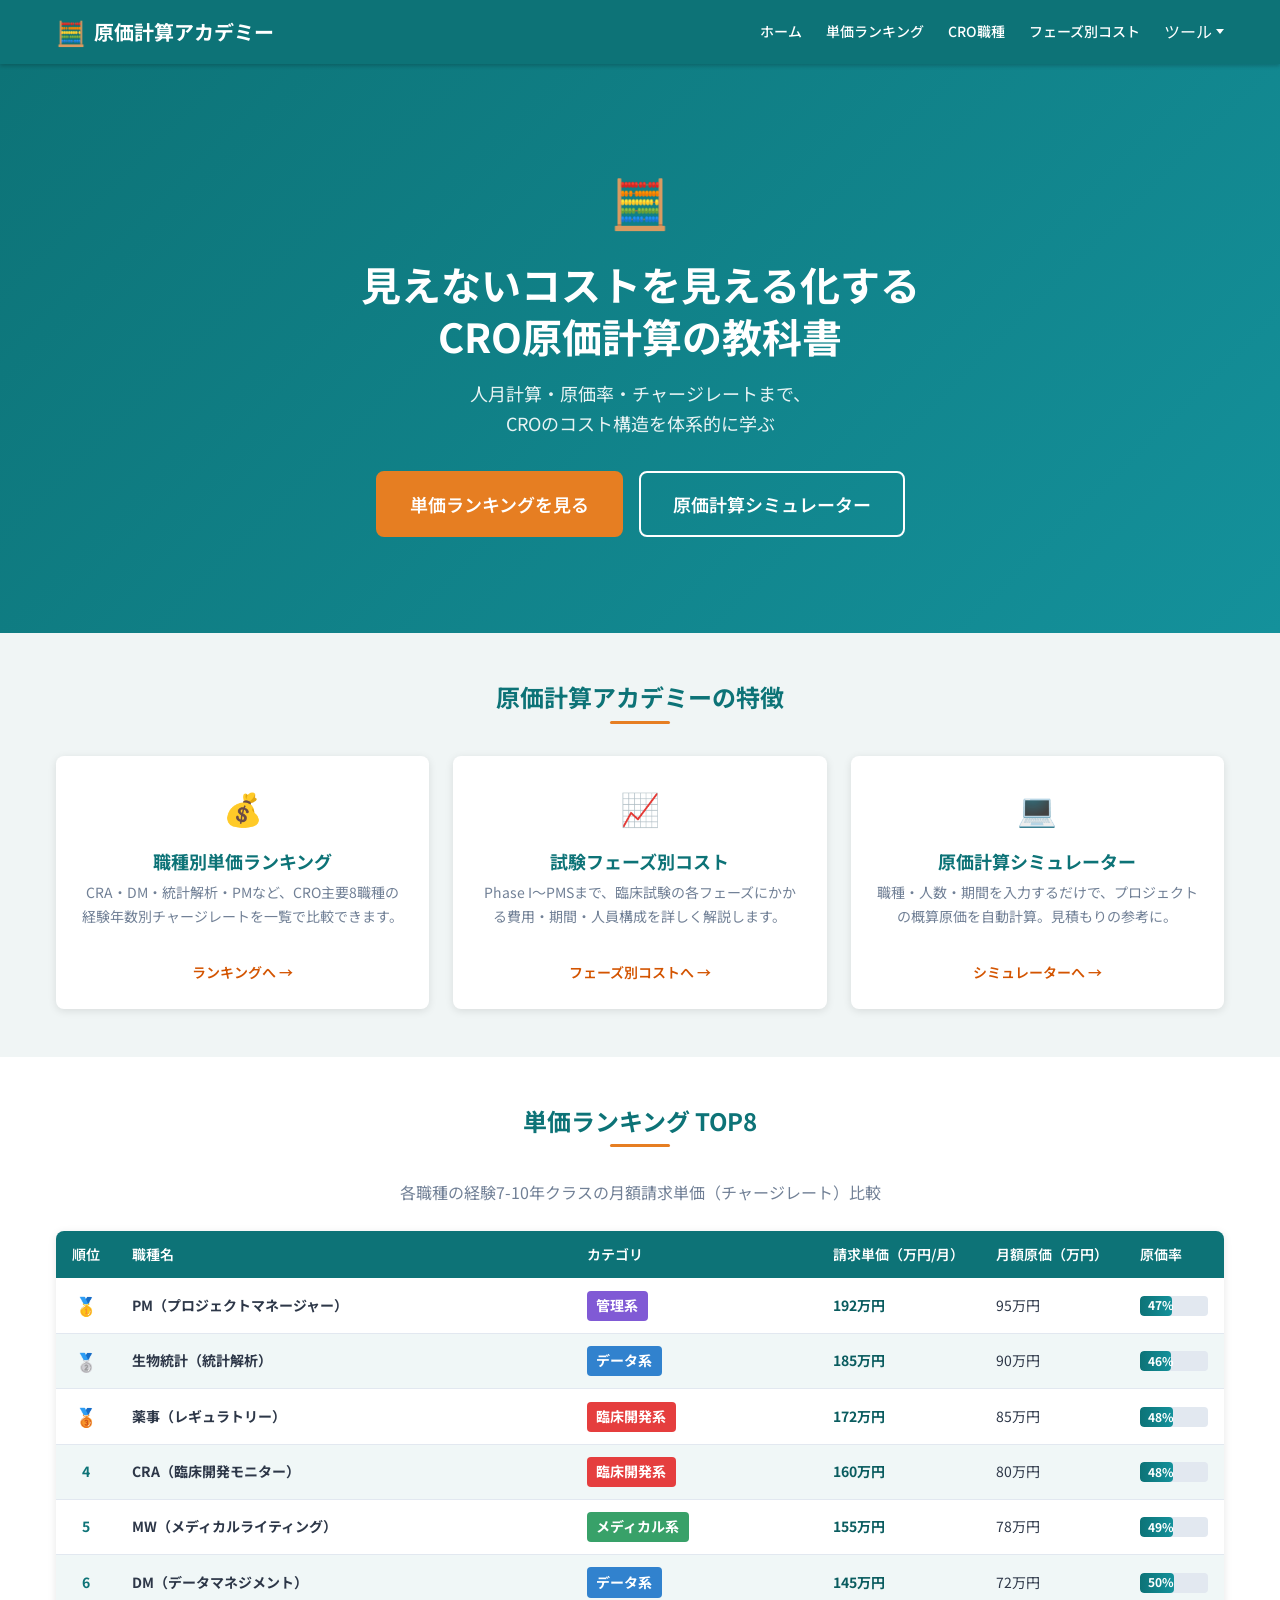
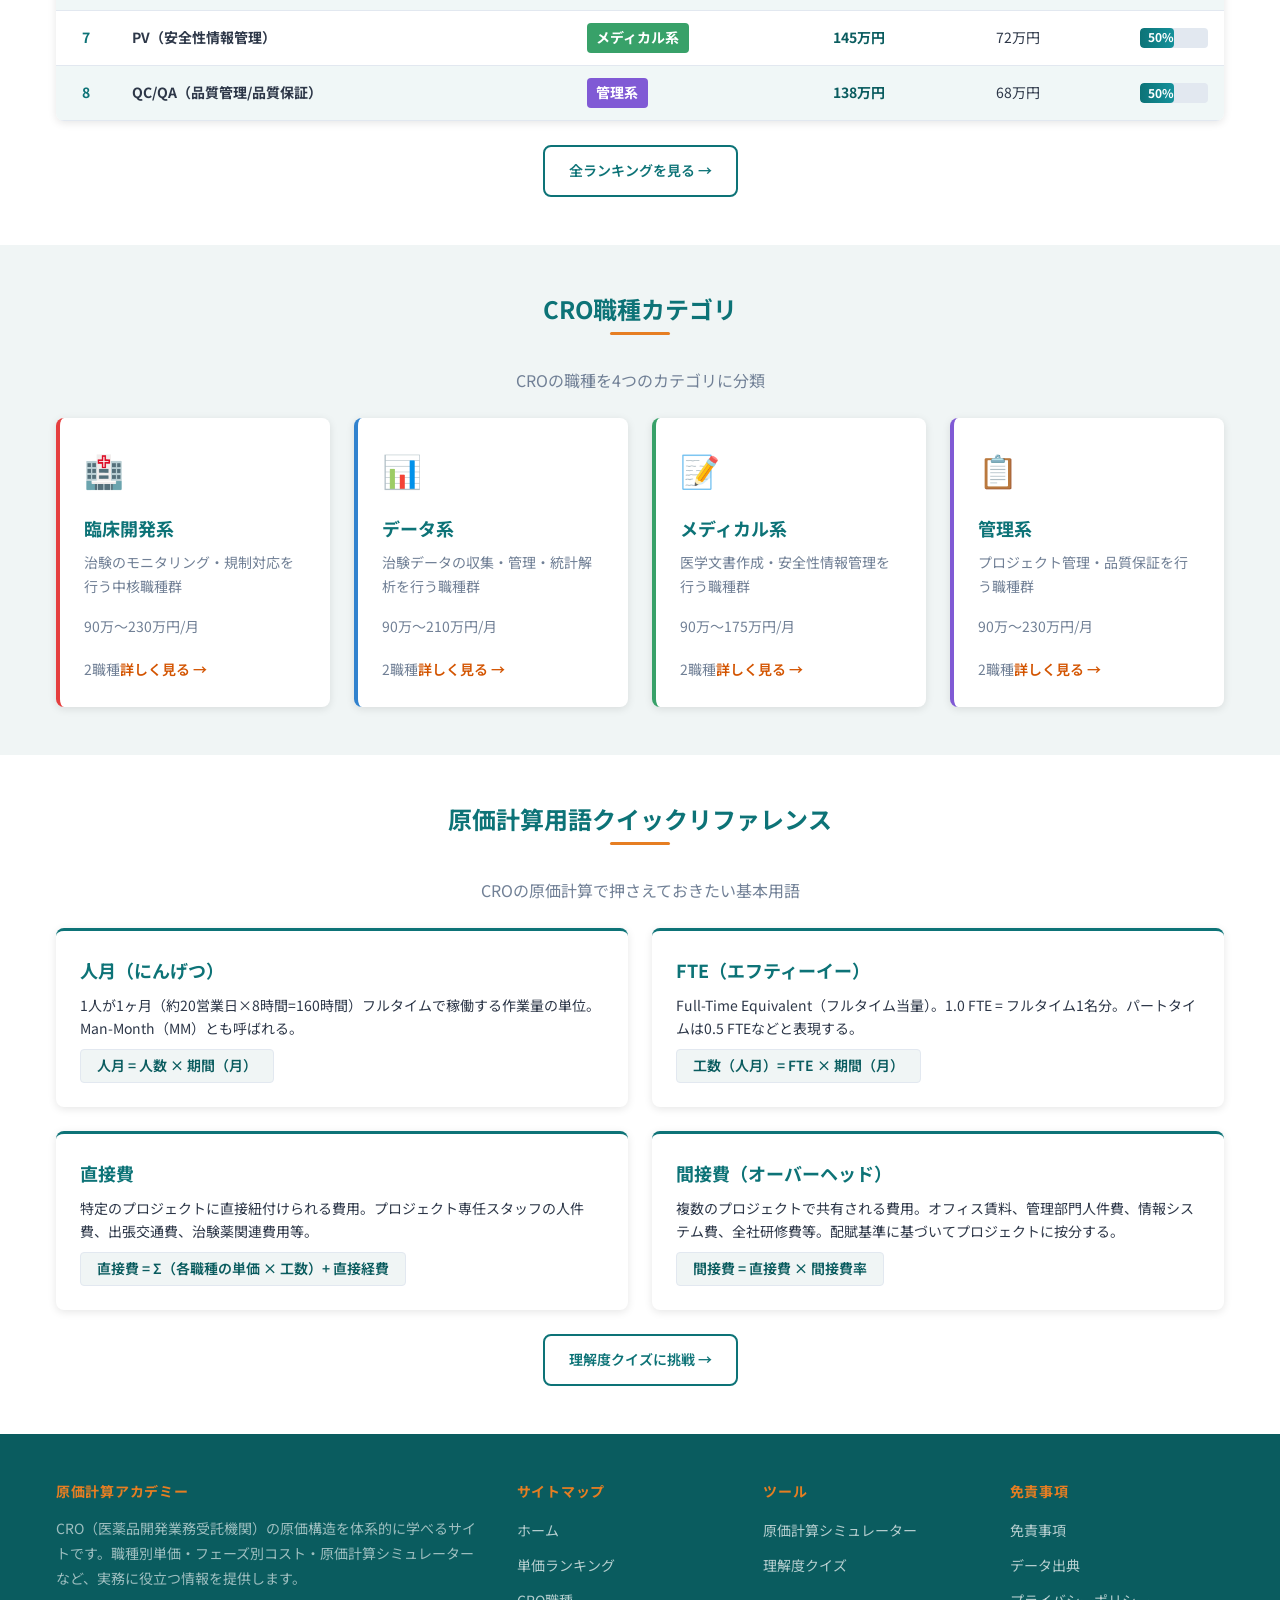
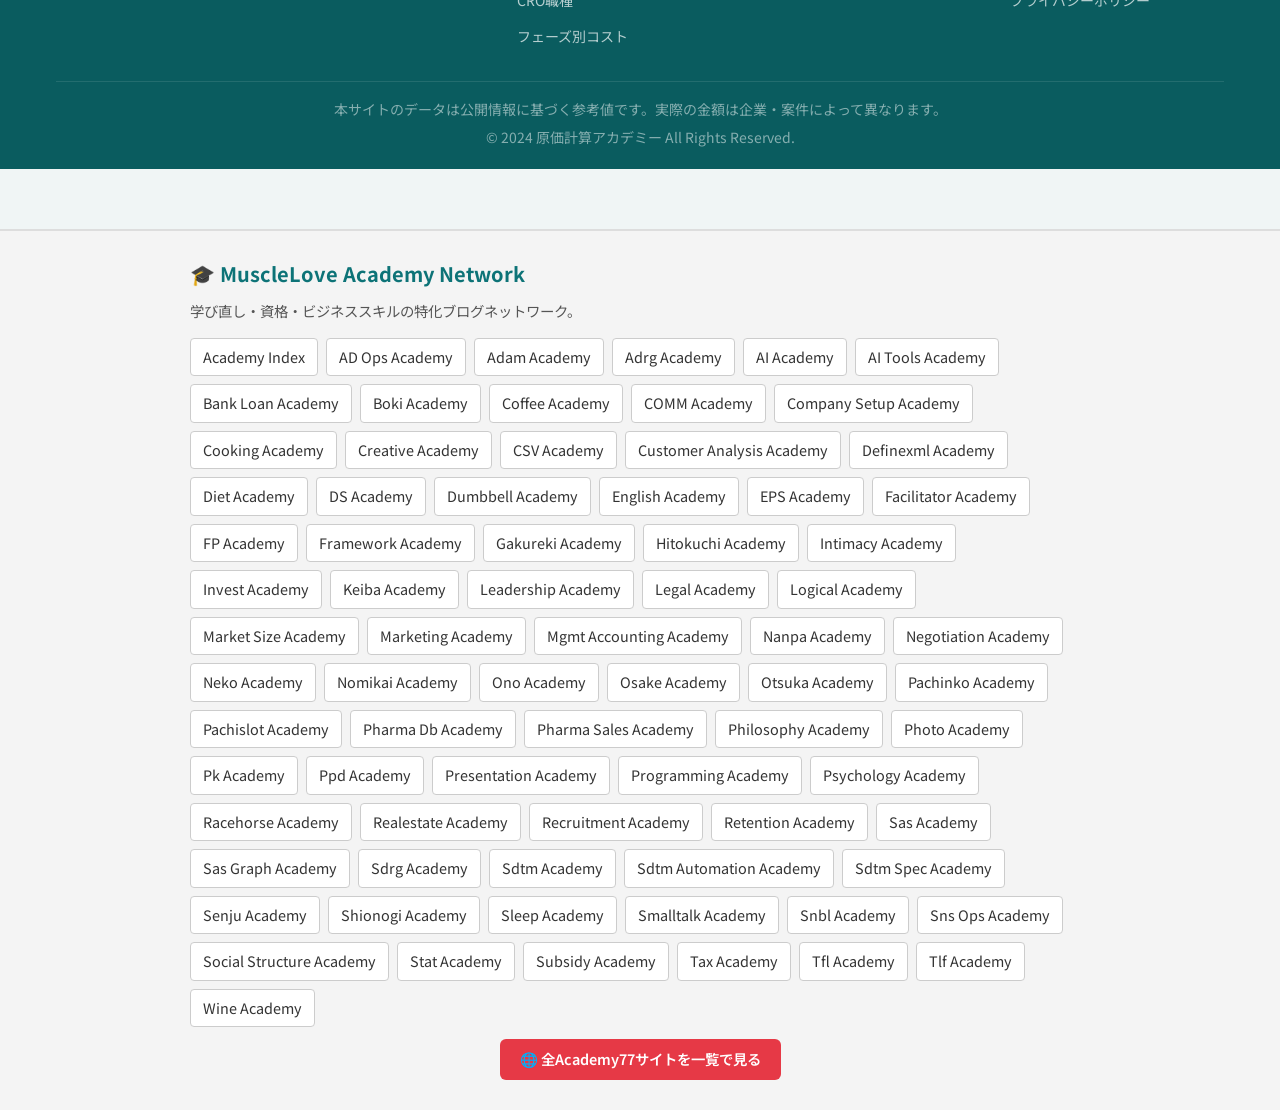
<file: index.html>
<!DOCTYPE html>
<html lang="ja">
<head>
  <meta charset="UTF-8">
  <meta name="viewport" content="width=device-width, initial-scale=1.0">
  <meta name="description" content="原価計算アカデミー - CROの原価構造を体系的に学ぶ。職種別単価ランキング・フェーズ別コスト・原価計算シミュレーターで、見えないコストを見える化。">
    <link rel="canonical" href="https://musclelove-777.github.io/genka-academy/">
    <meta name="robots" content="index,follow">
    <meta property="og:type" content="website">
    <meta property="og:url" content="https://musclelove-777.github.io/genka-academy/">
    <meta property="og:title" content="原価計算アカデミー | CRO原価計算の教科書">
    <meta property="og:description" content="原価計算アカデミー - CROの原価構造を体系的に学ぶ。職種別単価ランキング・フェーズ別コスト・原価計算シミュレーターで、見えないコストを見える化。">
    <meta property="og:locale" content="ja_JP">
    <meta name="twitter:card" content="summary_large_image">
    <meta name="twitter:title" content="原価計算アカデミー | CRO原価計算の教科書">
    <meta name="twitter:description" content="原価計算アカデミー - CROの原価構造を体系的に学ぶ。職種別単価ランキング・フェーズ別コスト・原価計算シミュレーターで、見えないコストを見える化。">
    <script type="application/ld+json">{"@context": "https://schema.org", "@type": "WebSite", "name": "原価計算アカデミー | CRO原価計算の教科書", "url": "https://musclelove-777.github.io/genka-academy/", "description": "原価計算アカデミー - CROの原価構造を体系的に学ぶ。職種別単価ランキング・フェーズ別コスト・原価計算シミュレーターで、見えないコストを見える化。", "inLanguage": "ja"}</script>
  <title>原価計算アカデミー | CRO原価計算の教科書</title>

  <!-- Google Fonts -->
  <link rel="preconnect" href="https://fonts.googleapis.com">
  <link rel="preconnect" href="https://fonts.gstatic.com" crossorigin>
  <link href="https://fonts.googleapis.com/css2?family=Noto+Sans+JP:wght@400;500;700&display=swap" rel="stylesheet">

  <!-- CSS -->
  <link rel="stylesheet" href="css/style.css">
<!-- Google tag (gtag.js) -->
<script async src="https://www.googletagmanager.com/gtag/js?id=G-HJLCFVY5TF"></script>
<script>
  window.dataLayer = window.dataLayer || [];
  function gtag(){dataLayer.push(arguments);}
  gtag('js', new Date());
  gtag('config', 'G-HJLCFVY5TF');
</script>
  <meta property="og:image" content="https://musclelove-777.github.io/genka-academy/og.png">
  <meta property="og:image:width" content="1200">
  <meta property="og:image:height" content="630">
  <meta property="og:image:type" content="image/png">
  <meta name="twitter:image" content="https://musclelove-777.github.io/genka-academy/og.png">
</head>
<body>

  <!-- ========== ヘッダー ========== -->
  <header class="site-header">
    <div class="container header-inner">
      <a href="index.html" class="site-logo">
        <span class="logo-icon">&#x1F9EE;</span>
        <span>原価計算アカデミー</span>
      </a>

      <!-- デスクトップナビ -->
      <nav class="nav-menu" aria-label="メインナビゲーション">
        <a href="index.html">ホーム</a>
        <a href="ranking/index.html">単価ランキング</a>
        <a href="roles/index.html">CRO職種</a>
        <a href="phases/index.html">フェーズ別コスト</a>
        <div class="nav-dropdown" id="nav-dropdown-tools">
          <span class="nav-dropdown-toggle nav-menu-link">ツール</span>
          <div class="nav-dropdown-menu">
            <a href="tools/calculator.html">シミュレーター</a>
            <a href="tools/quiz.html">クイズ</a>
          </div>
        </div>
      </nav>

      <!-- ハンバーガー -->
      <button class="hamburger" id="hamburger" aria-label="メニューを開く" aria-expanded="false">
        <span></span>
        <span></span>
        <span></span>
      </button>
    </div>

    <!-- モバイルメニュー -->
    <nav class="mobile-menu" id="mobile-menu" aria-label="モバイルナビゲーション">
      <a href="index.html">ホーム</a>
      <a href="ranking/index.html">単価ランキング</a>
      <a href="roles/index.html">CRO職種</a>
      <a href="phases/index.html">フェーズ別コスト</a>
      <span class="mobile-submenu-label">ツール</span>
      <div class="mobile-submenu">
        <a href="tools/calculator.html">シミュレーター</a>
        <a href="tools/quiz.html">クイズ</a>
      </div>
    </nav>
  </header>

  <!-- ========== メインコンテンツ ========== -->
  <main>

    <!-- ===== ヒーローセクション ===== -->
    <section class="hero">
      <div class="container">
        <span class="hero-icon" aria-hidden="true">&#x1F9EE;</span>
        <h1>見えないコストを見える化する<br>CRO原価計算の教科書</h1>
        <p class="hero-subtitle">人月計算・原価率・チャージレートまで、<br>CROのコスト構造を体系的に学ぶ</p>
        <div class="hero-buttons">
          <a href="#ranking" class="btn btn-primary btn-lg">単価ランキングを見る</a>
          <a href="tools/calculator.html" class="btn btn-secondary btn-lg">原価計算シミュレーター</a>
        </div>
      </div>
    </section>

    <!-- ===== 特徴カード（3カラム） ===== -->
    <section class="section fade-in">
      <div class="container">
        <h2 class="section-title">原価計算アカデミーの特徴</h2>
        <div class="grid grid-3">

          <div class="card text-center">
            <div class="card-icon">&#x1F4B0;</div>
            <h3 class="card-title">職種別単価ランキング</h3>
            <p class="card-text">CRA・DM・統計解析・PMなど、CRO主要8職種の経験年数別チャージレートを一覧で比較できます。</p>
            <a href="ranking/index.html" class="card-link">ランキングへ &rarr;</a>
          </div>

          <div class="card text-center">
            <div class="card-icon">&#x1F4C8;</div>
            <h3 class="card-title">試験フェーズ別コスト</h3>
            <p class="card-text">Phase I〜PMSまで、臨床試験の各フェーズにかかる費用・期間・人員構成を詳しく解説します。</p>
            <a href="phases/index.html" class="card-link">フェーズ別コストへ &rarr;</a>
          </div>

          <div class="card text-center">
            <div class="card-icon">&#x1F4BB;</div>
            <h3 class="card-title">原価計算シミュレーター</h3>
            <p class="card-text">職種・人数・期間を入力するだけで、プロジェクトの概算原価を自動計算。見積もりの参考に。</p>
            <a href="tools/calculator.html" class="card-link">シミュレーターへ &rarr;</a>
          </div>

        </div>
      </div>
    </section>

    <!-- ===== 単価ランキング TOP8 ===== -->
    <section class="section fade-in" id="ranking" style="background-color: var(--color-white);">
      <div class="container">
        <h2 class="section-title">単価ランキング TOP8</h2>
        <p class="text-center text-light mb-4">各職種の経験7-10年クラスの月額請求単価（チャージレート）比較</p>

        <div class="table-responsive-cards">
          <div class="table-wrapper">
            <table class="data-table">
              <thead>
                <tr>
                  <th style="width:60px;">順位</th>
                  <th>職種名</th>
                  <th>カテゴリ</th>
                  <th style="width:140px;">請求単価（万円/月）</th>
                  <th style="width:140px;">月額原価（万円）</th>
                  <th style="width:100px;">原価率</th>
                </tr>
              </thead>
              <tbody id="top8-body">
                <!-- JS で動的生成 -->
              </tbody>
            </table>
          </div>
        </div>

        <div class="text-center mt-4">
          <a href="ranking/index.html" class="btn btn-outline">全ランキングを見る &rarr;</a>
        </div>
      </div>
    </section>

    <!-- ===== CRO職種カテゴリ ===== -->
    <section class="section fade-in" id="categories">
      <div class="container">
        <h2 class="section-title">CRO職種カテゴリ</h2>
        <p class="text-center text-light mb-4">CROの職種を4つのカテゴリに分類</p>

        <div class="grid grid-4" id="category-cards">
          <!-- JS で動的生成 -->
        </div>
      </div>
    </section>

    <!-- ===== 原価計算用語クイックリファレンス ===== -->
    <section class="section fade-in" id="terms" style="background-color: var(--color-white);">
      <div class="container">
        <h2 class="section-title">原価計算用語クイックリファレンス</h2>
        <p class="text-center text-light mb-4">CROの原価計算で押さえておきたい基本用語</p>

        <div class="grid grid-2" id="term-cards">
          <!-- JS で動的生成 -->
        </div>

        <div class="text-center mt-4">
          <a href="tools/quiz.html" class="btn btn-outline">理解度クイズに挑戦 &rarr;</a>
        </div>
      </div>
    </section>

  </main>

  <!-- ========== フッター ========== -->
  <footer class="site-footer">
    <div class="container">
      <div class="footer-grid">

        <div class="footer-section">
          <h4>原価計算アカデミー</h4>
          <p class="text-sm" style="color: rgba(255,255,255,0.6); line-height: 1.8;">
            CRO（医薬品開発業務受託機関）の原価構造を体系的に学べるサイトです。職種別単価・フェーズ別コスト・原価計算シミュレーターなど、実務に役立つ情報を提供します。
          </p>
        </div>

        <div class="footer-section">
          <h4>サイトマップ</h4>
          <ul>
            <li><a href="index.html">ホーム</a></li>
            <li><a href="ranking/index.html">単価ランキング</a></li>
            <li><a href="roles/index.html">CRO職種</a></li>
            <li><a href="phases/index.html">フェーズ別コスト</a></li>
          </ul>
        </div>

        <div class="footer-section">
          <h4>ツール</h4>
          <ul>
            <li><a href="tools/calculator.html">原価計算シミュレーター</a></li>
            <li><a href="tools/quiz.html">理解度クイズ</a></li>
          </ul>
        </div>

        <div class="footer-section">
          <h4>免責事項</h4>
          <ul>
            <li><a href="#">免責事項</a></li>
            <li><a href="#">データ出典</a></li>
            <li><a href="#">プライバシーポリシー</a></li>
          </ul>
        </div>

      </div>

      <div class="footer-bottom">
        <p>本サイトのデータは公開情報に基づく参考値です。実際の金額は企業・案件によって異なります。</p>
        <p>&copy; 2024 原価計算アカデミー All Rights Reserved.</p>
      </div>
    </div>
  </footer>

  <!-- JS -->
  <script src="js/data.js"></script>
  <script src="js/main.js"></script>
<footer class="academy-network" style="margin-top:60px;padding:30px 20px;background:#f4f4f4;border-top:2px solid #ddd;font-size:0.9rem;">
  <div style="max-width:900px;margin:0 auto;">
    <h3 style="margin-bottom:12px;">🎓 MuscleLove Academy Network</h3>
    <p style="margin-bottom:14px;color:#555;">学び直し・資格・ビジネススキルの特化ブログネットワーク。</p>
    <div style="display:flex;flex-wrap:wrap;gap:8px;">
        <a href="https://musclelove-777.github.io/academy-index/" style="padding:6px 12px;background:#fff;border:1px solid #ccc;border-radius:4px;text-decoration:none;color:#333;">Academy Index</a>
        <a href="https://musclelove-777.github.io/ad-ops-academy/" style="padding:6px 12px;background:#fff;border:1px solid #ccc;border-radius:4px;text-decoration:none;color:#333;">AD Ops Academy</a>
        <a href="https://musclelove-777.github.io/adam-academy/" style="padding:6px 12px;background:#fff;border:1px solid #ccc;border-radius:4px;text-decoration:none;color:#333;">Adam Academy</a>
        <a href="https://musclelove-777.github.io/adrg-academy/" style="padding:6px 12px;background:#fff;border:1px solid #ccc;border-radius:4px;text-decoration:none;color:#333;">Adrg Academy</a>
        <a href="https://musclelove-777.github.io/ai-academy/" style="padding:6px 12px;background:#fff;border:1px solid #ccc;border-radius:4px;text-decoration:none;color:#333;">AI Academy</a>
        <a href="https://musclelove-777.github.io/ai-tools-academy/" style="padding:6px 12px;background:#fff;border:1px solid #ccc;border-radius:4px;text-decoration:none;color:#333;">AI Tools Academy</a>
        <a href="https://musclelove-777.github.io/bank-loan-academy/" style="padding:6px 12px;background:#fff;border:1px solid #ccc;border-radius:4px;text-decoration:none;color:#333;">Bank Loan Academy</a>
        <a href="https://musclelove-777.github.io/boki-academy/" style="padding:6px 12px;background:#fff;border:1px solid #ccc;border-radius:4px;text-decoration:none;color:#333;">Boki Academy</a>
        <a href="https://musclelove-777.github.io/coffee-academy/" style="padding:6px 12px;background:#fff;border:1px solid #ccc;border-radius:4px;text-decoration:none;color:#333;">Coffee Academy</a>
        <a href="https://musclelove-777.github.io/comm-academy/" style="padding:6px 12px;background:#fff;border:1px solid #ccc;border-radius:4px;text-decoration:none;color:#333;">COMM Academy</a>
        <a href="https://musclelove-777.github.io/company-setup-academy/" style="padding:6px 12px;background:#fff;border:1px solid #ccc;border-radius:4px;text-decoration:none;color:#333;">Company Setup Academy</a>
        <a href="https://musclelove-777.github.io/cooking-academy/" style="padding:6px 12px;background:#fff;border:1px solid #ccc;border-radius:4px;text-decoration:none;color:#333;">Cooking Academy</a>
        <a href="https://musclelove-777.github.io/creative-academy/" style="padding:6px 12px;background:#fff;border:1px solid #ccc;border-radius:4px;text-decoration:none;color:#333;">Creative Academy</a>
        <a href="https://musclelove-777.github.io/csv-academy/" style="padding:6px 12px;background:#fff;border:1px solid #ccc;border-radius:4px;text-decoration:none;color:#333;">CSV Academy</a>
        <a href="https://musclelove-777.github.io/customer-analysis-academy/" style="padding:6px 12px;background:#fff;border:1px solid #ccc;border-radius:4px;text-decoration:none;color:#333;">Customer Analysis Academy</a>
        <a href="https://musclelove-777.github.io/definexml-academy/" style="padding:6px 12px;background:#fff;border:1px solid #ccc;border-radius:4px;text-decoration:none;color:#333;">Definexml Academy</a>
        <a href="https://musclelove-777.github.io/diet-academy/" style="padding:6px 12px;background:#fff;border:1px solid #ccc;border-radius:4px;text-decoration:none;color:#333;">Diet Academy</a>
        <a href="https://musclelove-777.github.io/ds-academy/" style="padding:6px 12px;background:#fff;border:1px solid #ccc;border-radius:4px;text-decoration:none;color:#333;">DS Academy</a>
        <a href="https://musclelove-777.github.io/dumbbell-academy/" style="padding:6px 12px;background:#fff;border:1px solid #ccc;border-radius:4px;text-decoration:none;color:#333;">Dumbbell Academy</a>
        <a href="https://musclelove-777.github.io/english-academy/" style="padding:6px 12px;background:#fff;border:1px solid #ccc;border-radius:4px;text-decoration:none;color:#333;">English Academy</a>
        <a href="https://musclelove-777.github.io/eps-academy/" style="padding:6px 12px;background:#fff;border:1px solid #ccc;border-radius:4px;text-decoration:none;color:#333;">EPS Academy</a>
        <a href="https://musclelove-777.github.io/facilitator-academy/" style="padding:6px 12px;background:#fff;border:1px solid #ccc;border-radius:4px;text-decoration:none;color:#333;">Facilitator Academy</a>
        <a href="https://musclelove-777.github.io/fp-academy/" style="padding:6px 12px;background:#fff;border:1px solid #ccc;border-radius:4px;text-decoration:none;color:#333;">FP Academy</a>
        <a href="https://musclelove-777.github.io/framework-academy/" style="padding:6px 12px;background:#fff;border:1px solid #ccc;border-radius:4px;text-decoration:none;color:#333;">Framework Academy</a>
        <a href="https://musclelove-777.github.io/gakureki-academy/" style="padding:6px 12px;background:#fff;border:1px solid #ccc;border-radius:4px;text-decoration:none;color:#333;">Gakureki Academy</a>
        <a href="https://musclelove-777.github.io/hitokuchi-academy/" style="padding:6px 12px;background:#fff;border:1px solid #ccc;border-radius:4px;text-decoration:none;color:#333;">Hitokuchi Academy</a>
        <a href="https://musclelove-777.github.io/intimacy-academy/" style="padding:6px 12px;background:#fff;border:1px solid #ccc;border-radius:4px;text-decoration:none;color:#333;">Intimacy Academy</a>
        <a href="https://musclelove-777.github.io/invest-academy/" style="padding:6px 12px;background:#fff;border:1px solid #ccc;border-radius:4px;text-decoration:none;color:#333;">Invest Academy</a>
        <a href="https://musclelove-777.github.io/keiba-academy/" style="padding:6px 12px;background:#fff;border:1px solid #ccc;border-radius:4px;text-decoration:none;color:#333;">Keiba Academy</a>
        <a href="https://musclelove-777.github.io/leadership-academy/" style="padding:6px 12px;background:#fff;border:1px solid #ccc;border-radius:4px;text-decoration:none;color:#333;">Leadership Academy</a>
        <a href="https://musclelove-777.github.io/legal-academy/" style="padding:6px 12px;background:#fff;border:1px solid #ccc;border-radius:4px;text-decoration:none;color:#333;">Legal Academy</a>
        <a href="https://musclelove-777.github.io/logical-academy/" style="padding:6px 12px;background:#fff;border:1px solid #ccc;border-radius:4px;text-decoration:none;color:#333;">Logical Academy</a>
        <a href="https://musclelove-777.github.io/market-size-academy/" style="padding:6px 12px;background:#fff;border:1px solid #ccc;border-radius:4px;text-decoration:none;color:#333;">Market Size Academy</a>
        <a href="https://musclelove-777.github.io/marketing-academy/" style="padding:6px 12px;background:#fff;border:1px solid #ccc;border-radius:4px;text-decoration:none;color:#333;">Marketing Academy</a>
        <a href="https://musclelove-777.github.io/mgmt-accounting-academy/" style="padding:6px 12px;background:#fff;border:1px solid #ccc;border-radius:4px;text-decoration:none;color:#333;">Mgmt Accounting Academy</a>
        <a href="https://musclelove-777.github.io/nanpa-academy/" style="padding:6px 12px;background:#fff;border:1px solid #ccc;border-radius:4px;text-decoration:none;color:#333;">Nanpa Academy</a>
        <a href="https://musclelove-777.github.io/negotiation-academy/" style="padding:6px 12px;background:#fff;border:1px solid #ccc;border-radius:4px;text-decoration:none;color:#333;">Negotiation Academy</a>
        <a href="https://musclelove-777.github.io/neko-academy/" style="padding:6px 12px;background:#fff;border:1px solid #ccc;border-radius:4px;text-decoration:none;color:#333;">Neko Academy</a>
        <a href="https://musclelove-777.github.io/nomikai-academy/" style="padding:6px 12px;background:#fff;border:1px solid #ccc;border-radius:4px;text-decoration:none;color:#333;">Nomikai Academy</a>
        <a href="https://musclelove-777.github.io/ono-academy/" style="padding:6px 12px;background:#fff;border:1px solid #ccc;border-radius:4px;text-decoration:none;color:#333;">Ono Academy</a>
        <a href="https://musclelove-777.github.io/osake-academy/" style="padding:6px 12px;background:#fff;border:1px solid #ccc;border-radius:4px;text-decoration:none;color:#333;">Osake Academy</a>
        <a href="https://musclelove-777.github.io/otsuka-academy/" style="padding:6px 12px;background:#fff;border:1px solid #ccc;border-radius:4px;text-decoration:none;color:#333;">Otsuka Academy</a>
        <a href="https://musclelove-777.github.io/pachinko-academy/" style="padding:6px 12px;background:#fff;border:1px solid #ccc;border-radius:4px;text-decoration:none;color:#333;">Pachinko Academy</a>
        <a href="https://musclelove-777.github.io/pachislot-academy/" style="padding:6px 12px;background:#fff;border:1px solid #ccc;border-radius:4px;text-decoration:none;color:#333;">Pachislot Academy</a>
        <a href="https://musclelove-777.github.io/pharma-db-academy/" style="padding:6px 12px;background:#fff;border:1px solid #ccc;border-radius:4px;text-decoration:none;color:#333;">Pharma Db Academy</a>
        <a href="https://musclelove-777.github.io/pharma-sales-academy/" style="padding:6px 12px;background:#fff;border:1px solid #ccc;border-radius:4px;text-decoration:none;color:#333;">Pharma Sales Academy</a>
        <a href="https://musclelove-777.github.io/philosophy-academy/" style="padding:6px 12px;background:#fff;border:1px solid #ccc;border-radius:4px;text-decoration:none;color:#333;">Philosophy Academy</a>
        <a href="https://musclelove-777.github.io/photo-academy/" style="padding:6px 12px;background:#fff;border:1px solid #ccc;border-radius:4px;text-decoration:none;color:#333;">Photo Academy</a>
        <a href="https://musclelove-777.github.io/pk-academy/" style="padding:6px 12px;background:#fff;border:1px solid #ccc;border-radius:4px;text-decoration:none;color:#333;">Pk Academy</a>
        <a href="https://musclelove-777.github.io/ppd-academy/" style="padding:6px 12px;background:#fff;border:1px solid #ccc;border-radius:4px;text-decoration:none;color:#333;">Ppd Academy</a>
        <a href="https://musclelove-777.github.io/presentation-academy/" style="padding:6px 12px;background:#fff;border:1px solid #ccc;border-radius:4px;text-decoration:none;color:#333;">Presentation Academy</a>
        <a href="https://musclelove-777.github.io/programming-academy/" style="padding:6px 12px;background:#fff;border:1px solid #ccc;border-radius:4px;text-decoration:none;color:#333;">Programming Academy</a>
        <a href="https://musclelove-777.github.io/psychology-academy/" style="padding:6px 12px;background:#fff;border:1px solid #ccc;border-radius:4px;text-decoration:none;color:#333;">Psychology Academy</a>
        <a href="https://musclelove-777.github.io/racehorse-academy/" style="padding:6px 12px;background:#fff;border:1px solid #ccc;border-radius:4px;text-decoration:none;color:#333;">Racehorse Academy</a>
        <a href="https://musclelove-777.github.io/realestate-academy/" style="padding:6px 12px;background:#fff;border:1px solid #ccc;border-radius:4px;text-decoration:none;color:#333;">Realestate Academy</a>
        <a href="https://musclelove-777.github.io/recruitment-academy/" style="padding:6px 12px;background:#fff;border:1px solid #ccc;border-radius:4px;text-decoration:none;color:#333;">Recruitment Academy</a>
        <a href="https://musclelove-777.github.io/retention-academy/" style="padding:6px 12px;background:#fff;border:1px solid #ccc;border-radius:4px;text-decoration:none;color:#333;">Retention Academy</a>
        <a href="https://musclelove-777.github.io/sas-academy/" style="padding:6px 12px;background:#fff;border:1px solid #ccc;border-radius:4px;text-decoration:none;color:#333;">Sas Academy</a>
        <a href="https://musclelove-777.github.io/sas-graph-academy/" style="padding:6px 12px;background:#fff;border:1px solid #ccc;border-radius:4px;text-decoration:none;color:#333;">Sas Graph Academy</a>
        <a href="https://musclelove-777.github.io/sdrg-academy/" style="padding:6px 12px;background:#fff;border:1px solid #ccc;border-radius:4px;text-decoration:none;color:#333;">Sdrg Academy</a>
        <a href="https://musclelove-777.github.io/sdtm-academy/" style="padding:6px 12px;background:#fff;border:1px solid #ccc;border-radius:4px;text-decoration:none;color:#333;">Sdtm Academy</a>
        <a href="https://musclelove-777.github.io/sdtm-automation-academy/" style="padding:6px 12px;background:#fff;border:1px solid #ccc;border-radius:4px;text-decoration:none;color:#333;">Sdtm Automation Academy</a>
        <a href="https://musclelove-777.github.io/sdtm-spec-academy/" style="padding:6px 12px;background:#fff;border:1px solid #ccc;border-radius:4px;text-decoration:none;color:#333;">Sdtm Spec Academy</a>
        <a href="https://musclelove-777.github.io/senju-academy/" style="padding:6px 12px;background:#fff;border:1px solid #ccc;border-radius:4px;text-decoration:none;color:#333;">Senju Academy</a>
        <a href="https://musclelove-777.github.io/shionogi-academy/" style="padding:6px 12px;background:#fff;border:1px solid #ccc;border-radius:4px;text-decoration:none;color:#333;">Shionogi Academy</a>
        <a href="https://musclelove-777.github.io/sleep-academy/" style="padding:6px 12px;background:#fff;border:1px solid #ccc;border-radius:4px;text-decoration:none;color:#333;">Sleep Academy</a>
        <a href="https://musclelove-777.github.io/smalltalk-academy/" style="padding:6px 12px;background:#fff;border:1px solid #ccc;border-radius:4px;text-decoration:none;color:#333;">Smalltalk Academy</a>
        <a href="https://musclelove-777.github.io/snbl-academy/" style="padding:6px 12px;background:#fff;border:1px solid #ccc;border-radius:4px;text-decoration:none;color:#333;">Snbl Academy</a>
        <a href="https://musclelove-777.github.io/sns-ops-academy/" style="padding:6px 12px;background:#fff;border:1px solid #ccc;border-radius:4px;text-decoration:none;color:#333;">Sns Ops Academy</a>
        <a href="https://musclelove-777.github.io/social-structure-academy/" style="padding:6px 12px;background:#fff;border:1px solid #ccc;border-radius:4px;text-decoration:none;color:#333;">Social Structure Academy</a>
        <a href="https://musclelove-777.github.io/stat-academy/" style="padding:6px 12px;background:#fff;border:1px solid #ccc;border-radius:4px;text-decoration:none;color:#333;">Stat Academy</a>
        <a href="https://musclelove-777.github.io/subsidy-academy/" style="padding:6px 12px;background:#fff;border:1px solid #ccc;border-radius:4px;text-decoration:none;color:#333;">Subsidy Academy</a>
        <a href="https://musclelove-777.github.io/tax-academy/" style="padding:6px 12px;background:#fff;border:1px solid #ccc;border-radius:4px;text-decoration:none;color:#333;">Tax Academy</a>
        <a href="https://musclelove-777.github.io/tfl-academy/" style="padding:6px 12px;background:#fff;border:1px solid #ccc;border-radius:4px;text-decoration:none;color:#333;">Tfl Academy</a>
        <a href="https://musclelove-777.github.io/tlf-academy/" style="padding:6px 12px;background:#fff;border:1px solid #ccc;border-radius:4px;text-decoration:none;color:#333;">Tlf Academy</a>
        <a href="https://musclelove-777.github.io/wine-academy/" style="padding:6px 12px;background:#fff;border:1px solid #ccc;border-radius:4px;text-decoration:none;color:#333;">Wine Academy</a>
    </div>
  </div>

    <!-- __PORTAL_BUTTON__ -->
    <div style="margin-top:12px;text-align:center;">
      <a href="https://musclelove-777.github.io/network/academy/" style="display:inline-block;padding:8px 20px;background:#e63946;color:#fff;border-radius:6px;font-weight:600;text-decoration:none;">🌐 全Academy77サイトを一覧で見る</a>
    </div>
  </footer>
</body>
</html>
</file>
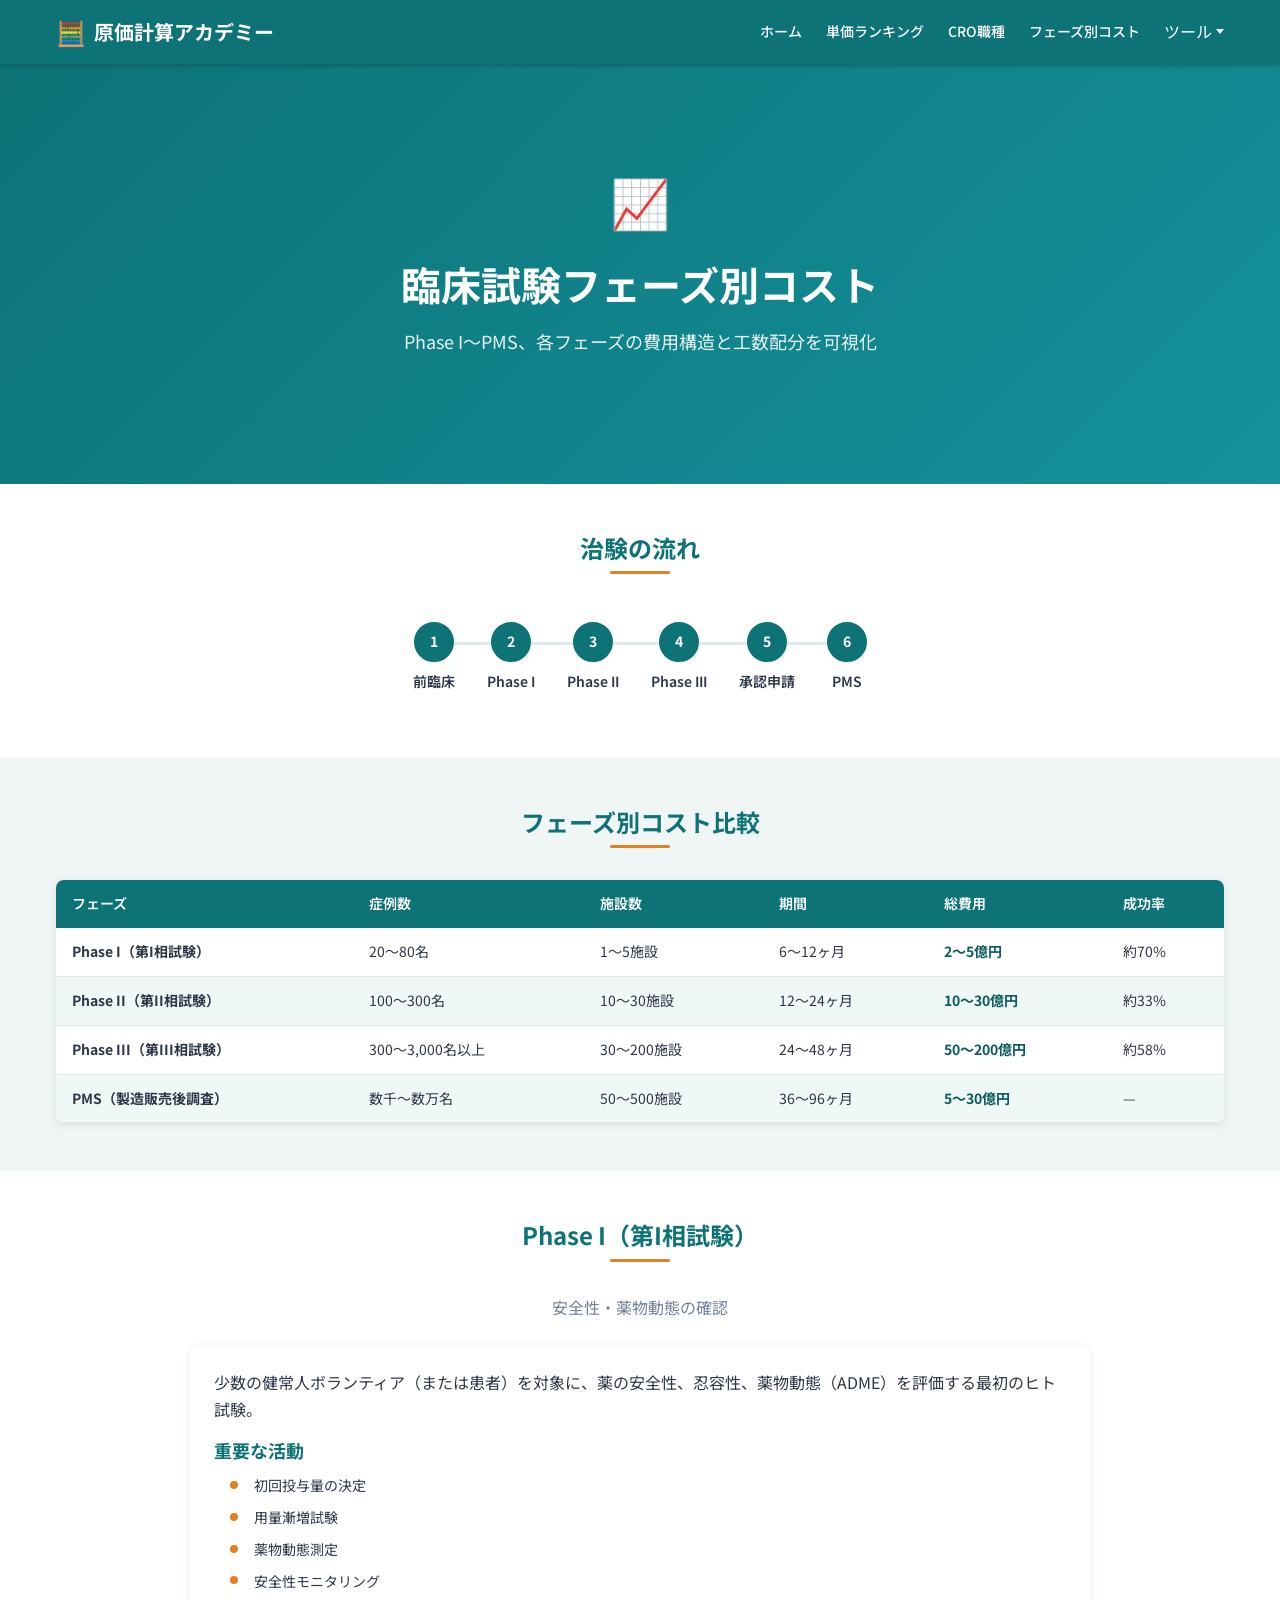
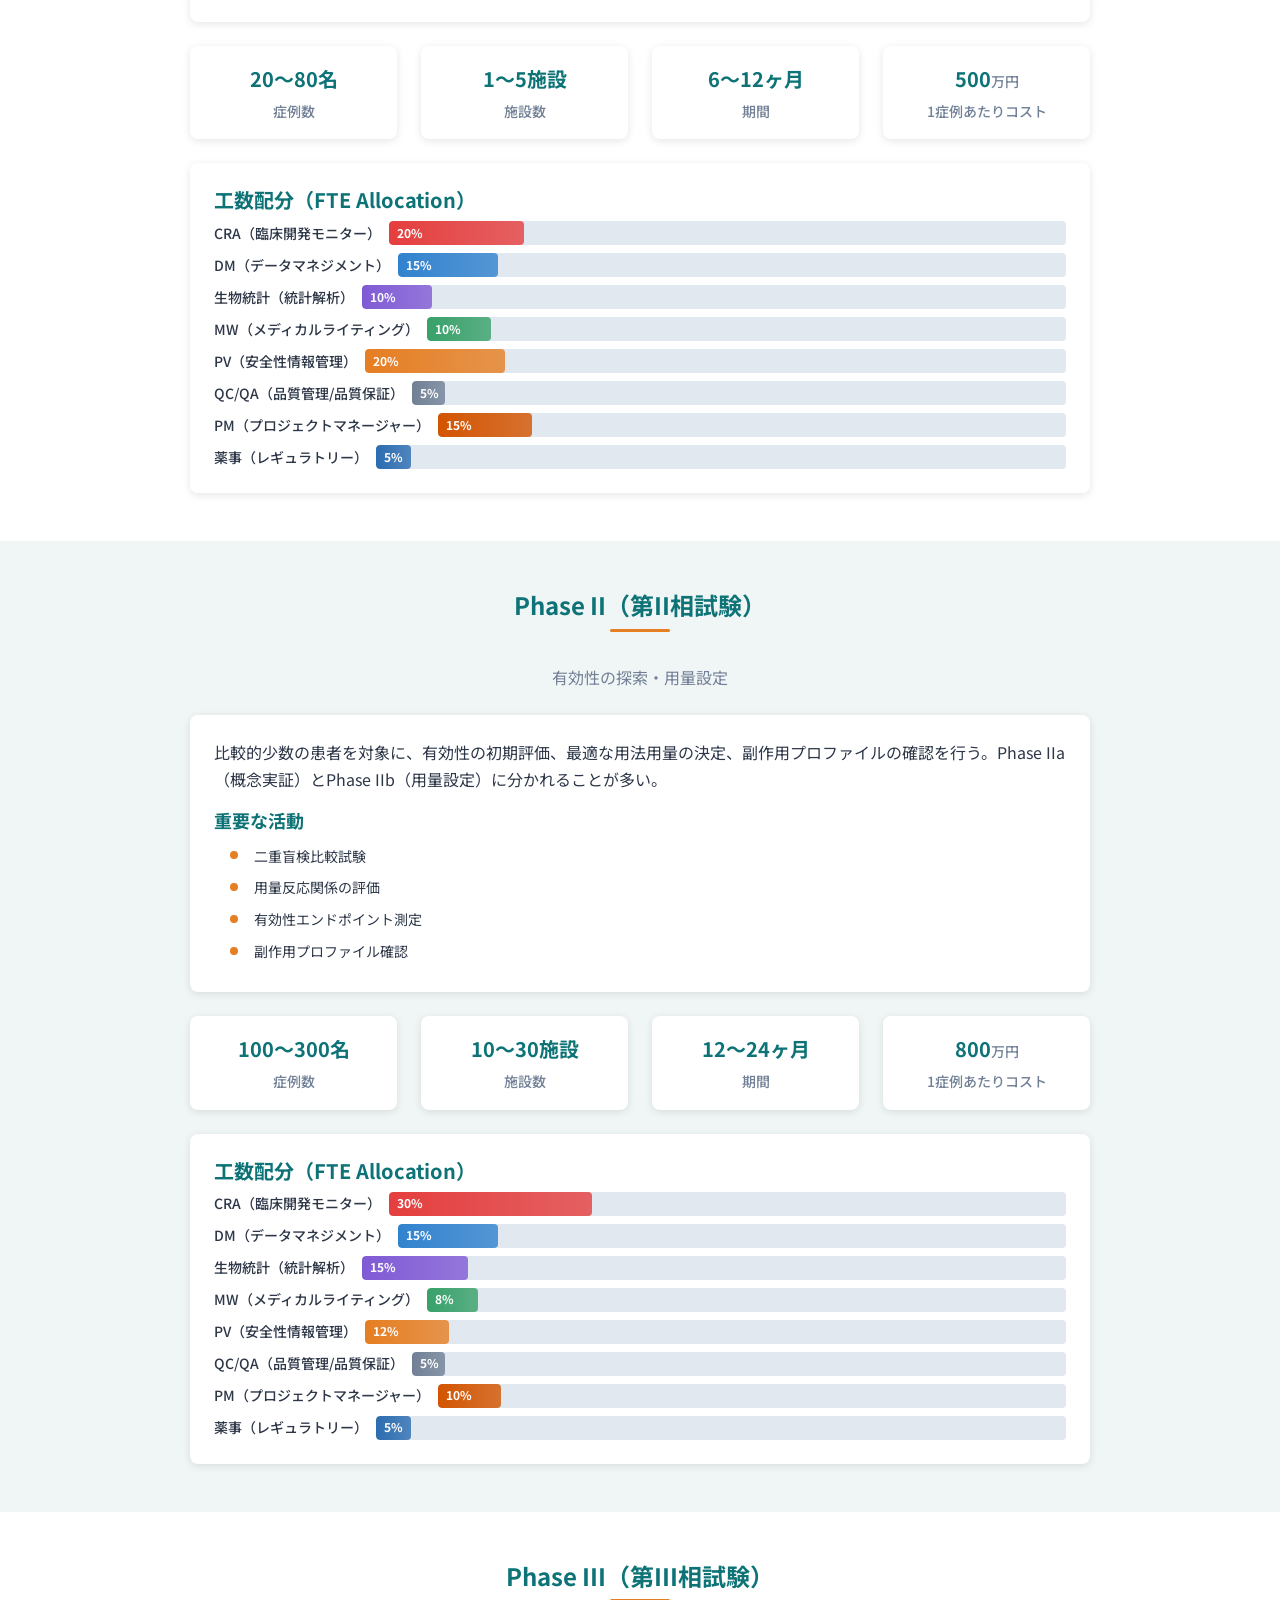
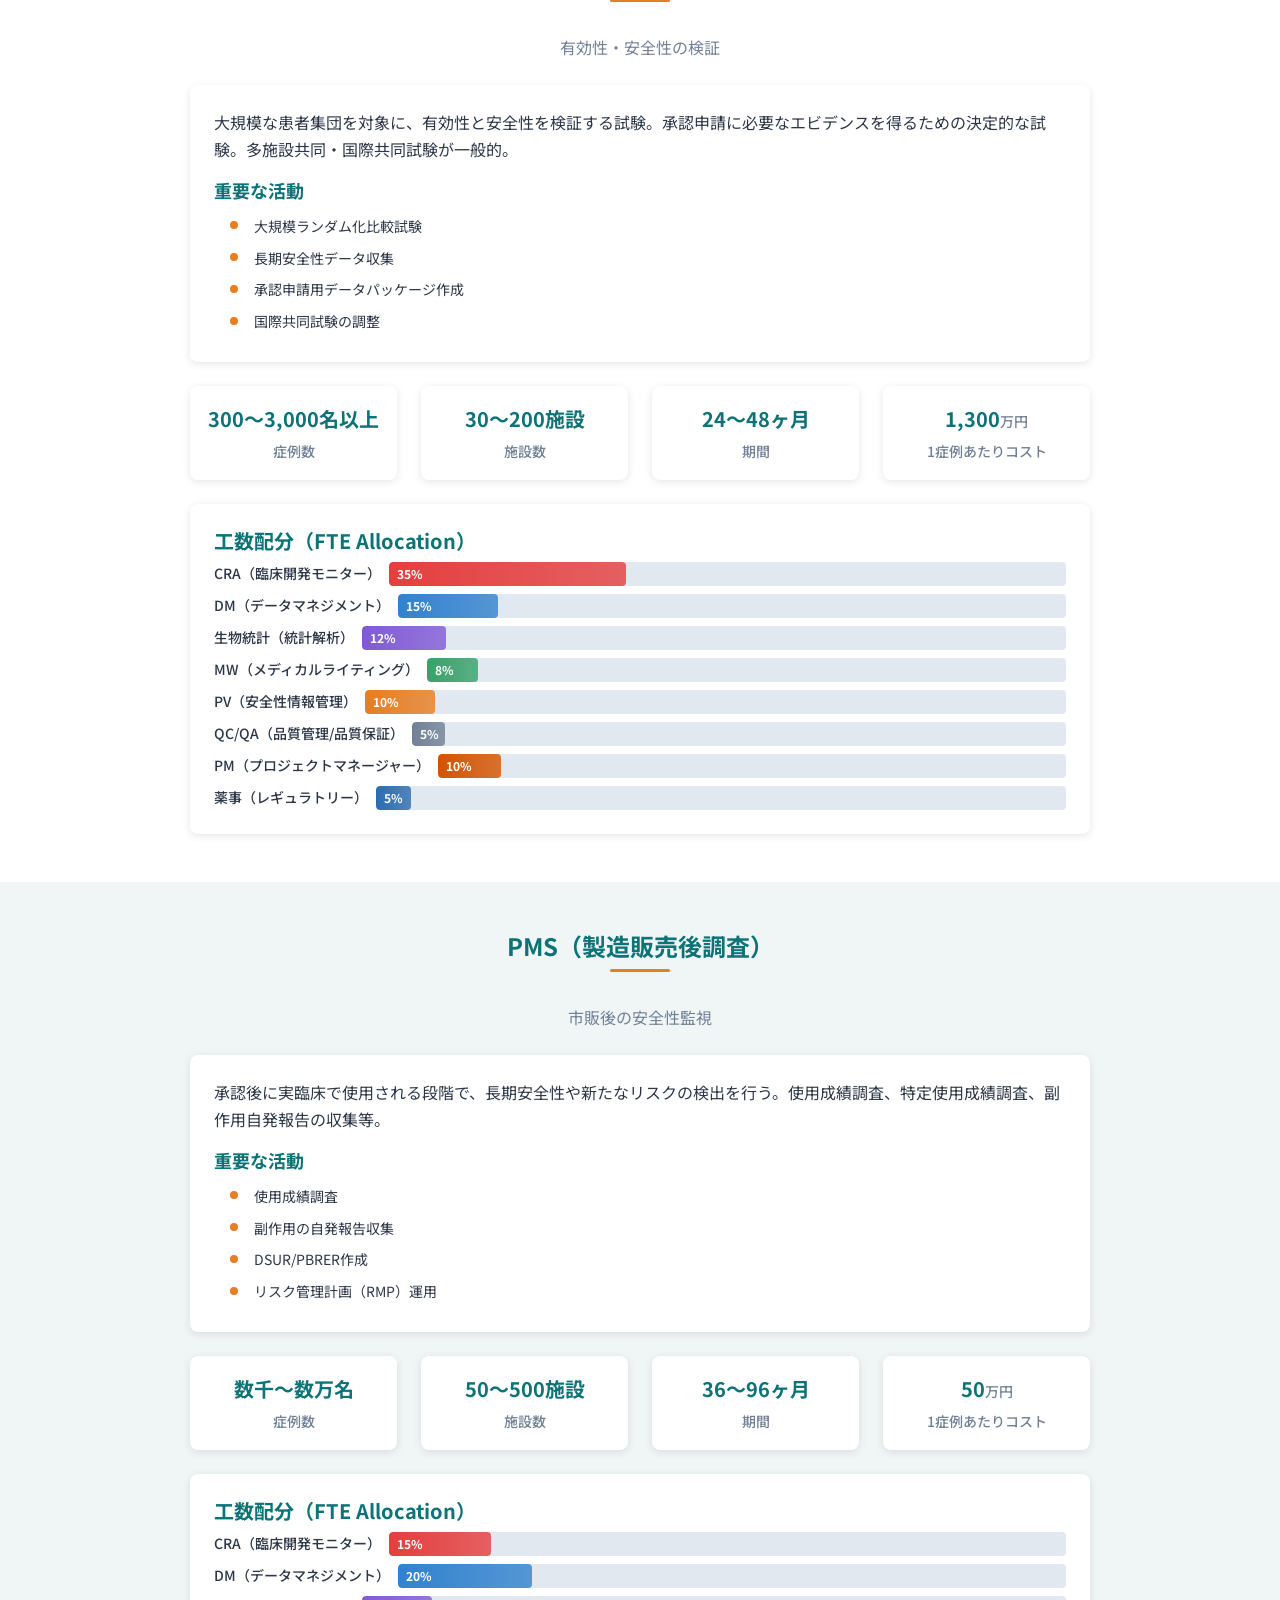
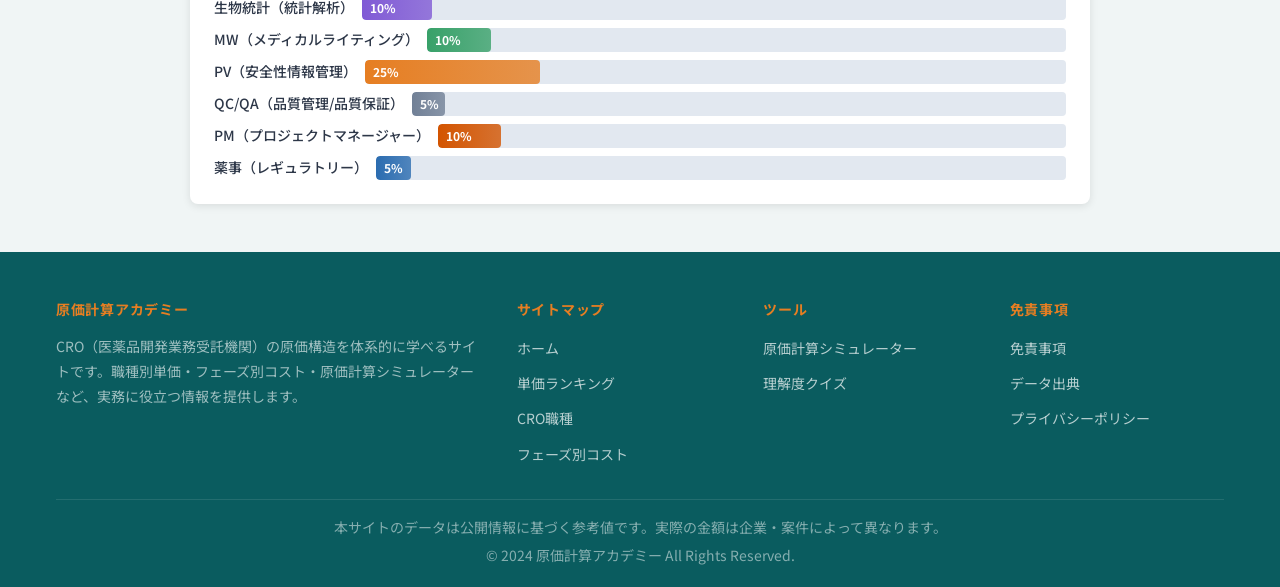
<file: phases/index.html>
<!DOCTYPE html>
<html lang="ja">
<head>
  <meta charset="UTF-8">
  <meta name="viewport" content="width=device-width, initial-scale=1.0">
  <meta name="description" content="臨床試験フェーズ別コスト - Phase I〜PMS、各フェーズの費用構造と工数配分を可視化。原価計算アカデミー。">
  <title>フェーズ別コスト | 原価計算アカデミー</title>

  <!-- Google Fonts -->
  <link rel="preconnect" href="https://fonts.googleapis.com">
  <link rel="preconnect" href="https://fonts.gstatic.com" crossorigin>
  <link href="https://fonts.googleapis.com/css2?family=Noto+Sans+JP:wght@400;500;700&display=swap" rel="stylesheet">

  <!-- CSS -->
  <link rel="stylesheet" href="../css/style.css">
<!-- Google tag (gtag.js) -->
<script async src="https://www.googletagmanager.com/gtag/js?id=G-HJLCFVY5TF"></script>
<script>
  window.dataLayer = window.dataLayer || [];
  function gtag(){dataLayer.push(arguments);}
  gtag('js', new Date());
  gtag('config', 'G-HJLCFVY5TF');
</script>
</head>
<body>

  <!-- ========== ヘッダー ========== -->
  <header class="site-header">
    <div class="container header-inner">
      <a href="../index.html" class="site-logo">
        <span class="logo-icon">&#x1F9EE;</span>
        <span>原価計算アカデミー</span>
      </a>

      <!-- デスクトップナビ -->
      <nav class="nav-menu" aria-label="メインナビゲーション">
        <a href="../index.html">ホーム</a>
        <a href="../ranking/index.html">単価ランキング</a>
        <a href="../roles/index.html">CRO職種</a>
        <a href="../phases/index.html">フェーズ別コスト</a>
        <div class="nav-dropdown" id="nav-dropdown-tools">
          <span class="nav-dropdown-toggle nav-menu-link">ツール</span>
          <div class="nav-dropdown-menu">
            <a href="../tools/calculator.html">シミュレーター</a>
            <a href="../tools/quiz.html">クイズ</a>
          </div>
        </div>
      </nav>

      <!-- ハンバーガー -->
      <button class="hamburger" id="hamburger" aria-label="メニューを開く" aria-expanded="false">
        <span></span>
        <span></span>
        <span></span>
      </button>
    </div>

    <!-- モバイルメニュー -->
    <nav class="mobile-menu" id="mobile-menu" aria-label="モバイルナビゲーション">
      <a href="../index.html">ホーム</a>
      <a href="../ranking/index.html">単価ランキング</a>
      <a href="../roles/index.html">CRO職種</a>
      <a href="../phases/index.html">フェーズ別コスト</a>
      <span class="mobile-submenu-label">ツール</span>
      <div class="mobile-submenu">
        <a href="../tools/calculator.html">シミュレーター</a>
        <a href="../tools/quiz.html">クイズ</a>
      </div>
    </nav>
  </header>

  <!-- ========== メインコンテンツ ========== -->
  <main>

    <!-- ===== ヒーロー ===== -->
    <section class="hero">
      <div class="container">
        <span class="hero-icon" aria-hidden="true">&#x1F4C8;</span>
        <h1>臨床試験フェーズ別コスト</h1>
        <p class="hero-subtitle">Phase I〜PMS、各フェーズの費用構造と工数配分を可視化</p>
      </div>
    </section>

    <!-- ===== 治験の流れステップバー ===== -->
    <section class="section" style="background-color: var(--color-white);">
      <div class="container">
        <h2 class="section-title">治験の流れ</h2>
        <div class="step-bar" id="step-bar">
          <!-- js/phases.js で動的生成 -->
        </div>
      </div>
    </section>

    <!-- ===== フェーズ別コスト比較テーブル ===== -->
    <section class="section fade-in">
      <div class="container">
        <h2 class="section-title">フェーズ別コスト比較</h2>
        <div class="table-responsive-cards">
          <div class="table-wrapper">
            <table class="data-table" id="phase-compare-table">
              <thead>
                <tr>
                  <th>フェーズ</th>
                  <th>症例数</th>
                  <th>施設数</th>
                  <th>期間</th>
                  <th>総費用</th>
                  <th>成功率</th>
                </tr>
              </thead>
              <tbody id="phase-compare-body">
                <!-- js/phases.js で動的生成 -->
              </tbody>
            </table>
          </div>
        </div>
      </div>
    </section>

    <!-- ===== 各フェーズ詳細 ===== -->
    <div id="phase-details">
      <!-- js/phases.js で動的生成 -->
    </div>

  </main>

  <!-- ========== フッター ========== -->
  <footer class="site-footer">
    <div class="container">
      <div class="footer-grid">

        <div class="footer-section">
          <h4>原価計算アカデミー</h4>
          <p class="text-sm" style="color: rgba(255,255,255,0.6); line-height: 1.8;">
            CRO（医薬品開発業務受託機関）の原価構造を体系的に学べるサイトです。職種別単価・フェーズ別コスト・原価計算シミュレーターなど、実務に役立つ情報を提供します。
          </p>
        </div>

        <div class="footer-section">
          <h4>サイトマップ</h4>
          <ul>
            <li><a href="../index.html">ホーム</a></li>
            <li><a href="../ranking/index.html">単価ランキング</a></li>
            <li><a href="../roles/index.html">CRO職種</a></li>
            <li><a href="../phases/index.html">フェーズ別コスト</a></li>
          </ul>
        </div>

        <div class="footer-section">
          <h4>ツール</h4>
          <ul>
            <li><a href="../tools/calculator.html">原価計算シミュレーター</a></li>
            <li><a href="../tools/quiz.html">理解度クイズ</a></li>
          </ul>
        </div>

        <div class="footer-section">
          <h4>免責事項</h4>
          <ul>
            <li><a href="#">免責事項</a></li>
            <li><a href="#">データ出典</a></li>
            <li><a href="#">プライバシーポリシー</a></li>
          </ul>
        </div>

      </div>

      <div class="footer-bottom">
        <p>本サイトのデータは公開情報に基づく参考値です。実際の金額は企業・案件によって異なります。</p>
        <p>&copy; 2024 原価計算アカデミー All Rights Reserved.</p>
      </div>
    </div>
  </footer>

  <!-- JS -->
  <script src="../js/data.js"></script>
  <script src="../js/main.js"></script>
  <script src="../js/phases.js"></script>
</body>
</html>
</file>
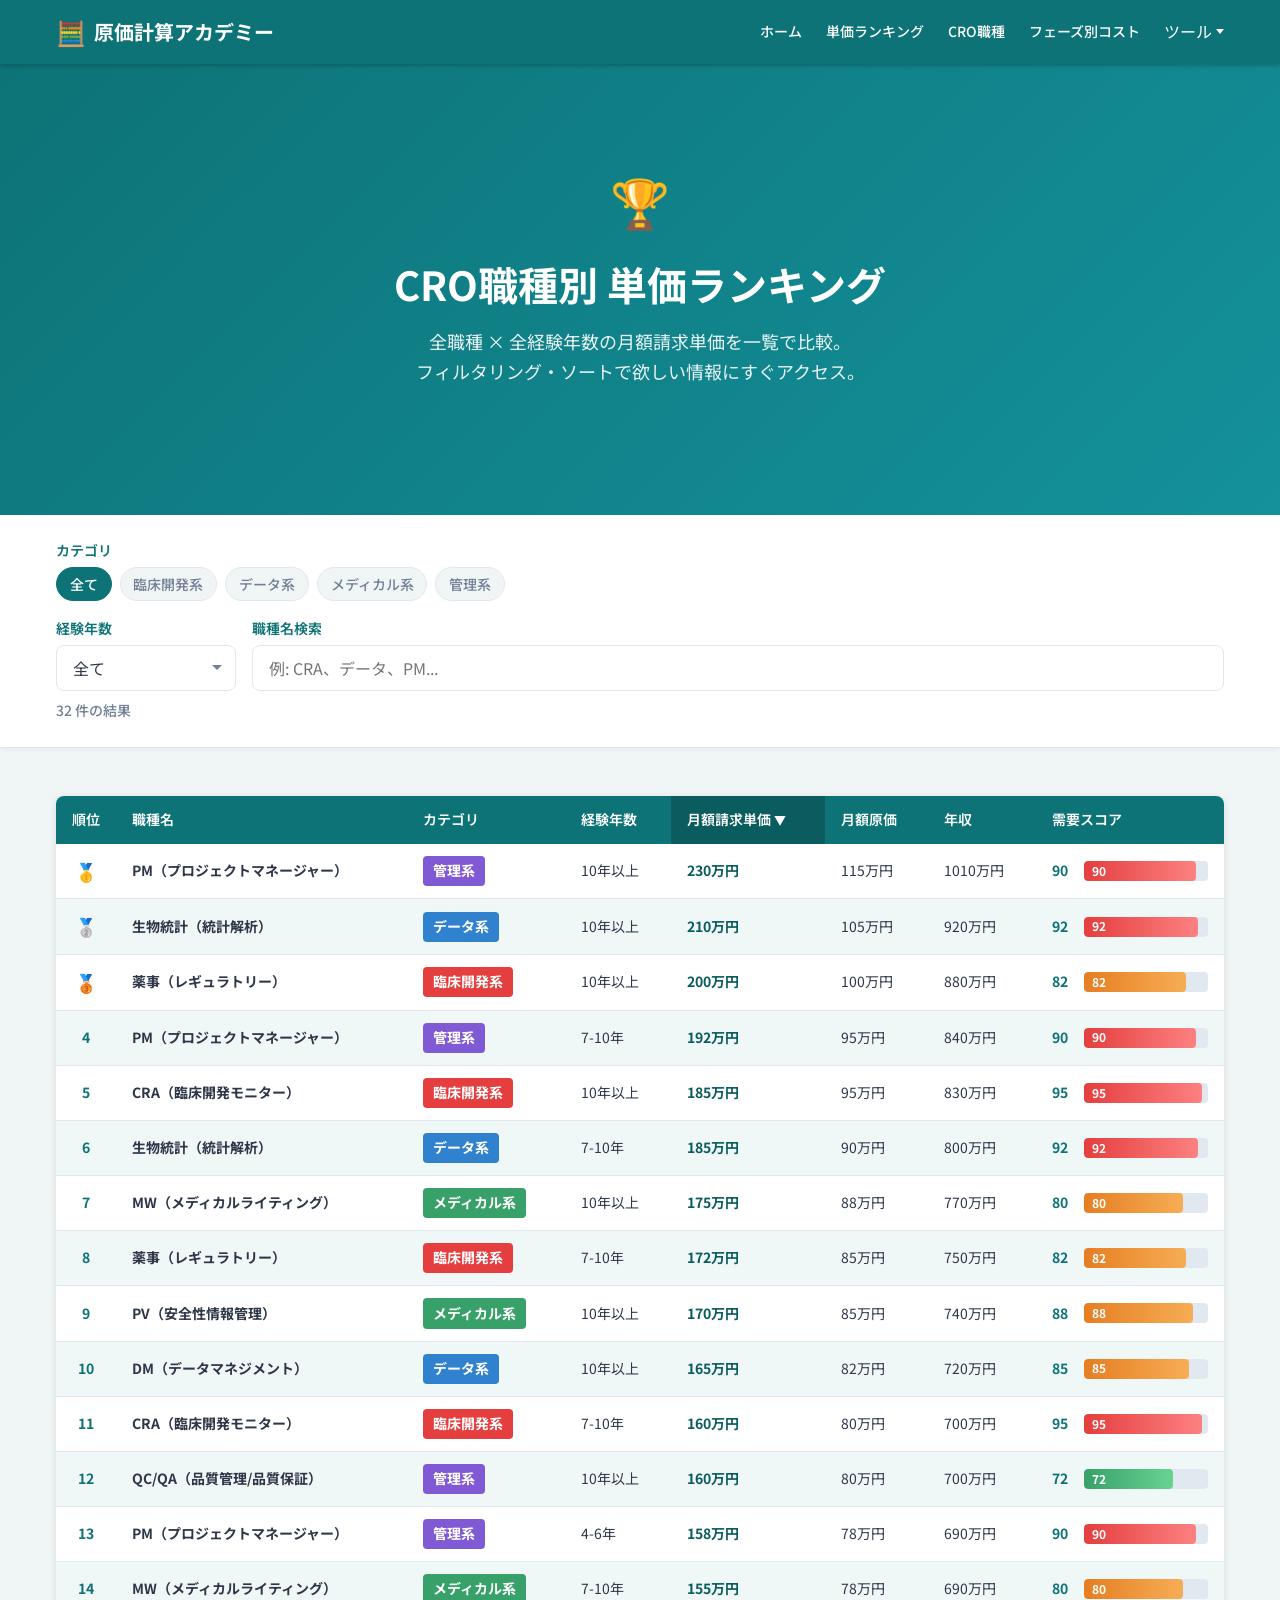
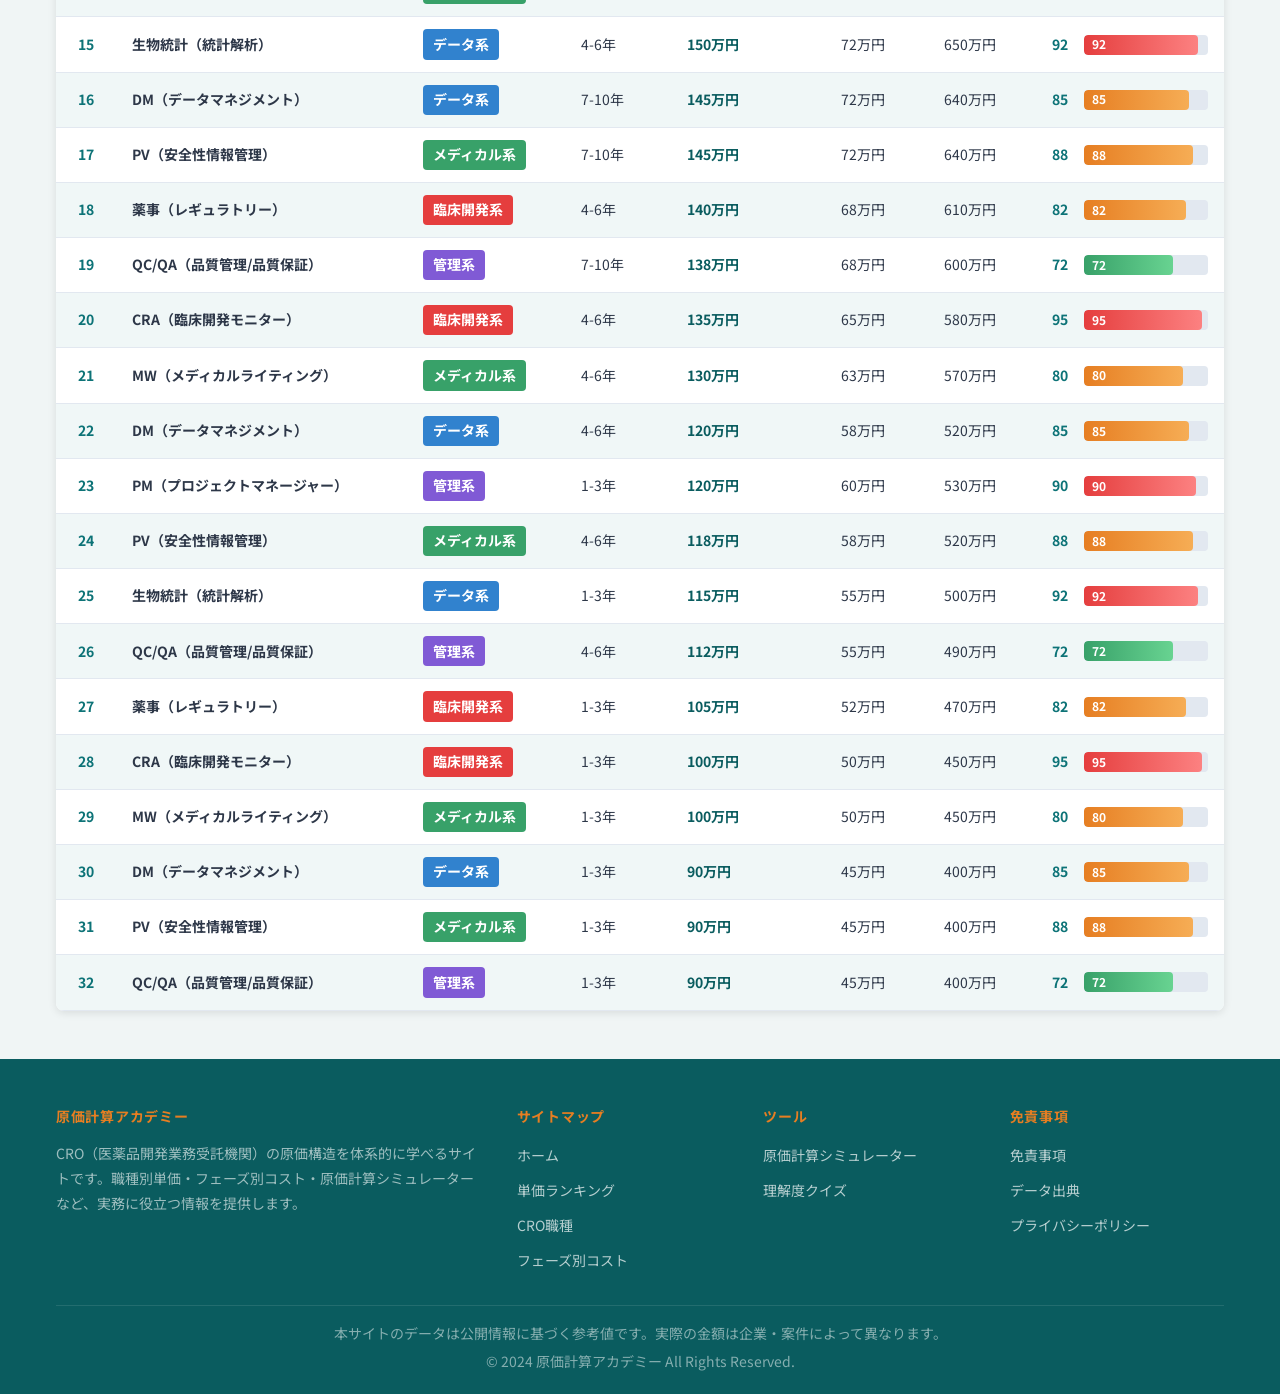
<file: ranking/index.html>
<!DOCTYPE html>
<html lang="ja">
<head>
  <meta charset="UTF-8">
  <meta name="viewport" content="width=device-width, initial-scale=1.0">
  <meta name="description" content="CRO職種別の月額請求単価（チャージレート）ランキング。経験年数・カテゴリ別にフィルタリング・ソートして比較できます。">
  <title>単価ランキング | 原価計算アカデミー</title>

  <!-- Google Fonts -->
  <link rel="preconnect" href="https://fonts.googleapis.com">
  <link rel="preconnect" href="https://fonts.gstatic.com" crossorigin>
  <link href="https://fonts.googleapis.com/css2?family=Noto+Sans+JP:wght@400;500;700&display=swap" rel="stylesheet">

  <!-- CSS -->
  <link rel="stylesheet" href="../css/style.css">
<!-- Google tag (gtag.js) -->
<script async src="https://www.googletagmanager.com/gtag/js?id=G-HJLCFVY5TF"></script>
<script>
  window.dataLayer = window.dataLayer || [];
  function gtag(){dataLayer.push(arguments);}
  gtag('js', new Date());
  gtag('config', 'G-HJLCFVY5TF');
</script>
</head>
<body>

  <!-- ========== ヘッダー ========== -->
  <header class="site-header">
    <div class="container header-inner">
      <a href="../index.html" class="site-logo">
        <span class="logo-icon">&#x1F9EE;</span>
        <span>原価計算アカデミー</span>
      </a>

      <!-- デスクトップナビ -->
      <nav class="nav-menu" aria-label="メインナビゲーション">
        <a href="../index.html">ホーム</a>
        <a href="../ranking/index.html">単価ランキング</a>
        <a href="../roles/index.html">CRO職種</a>
        <a href="../phases/index.html">フェーズ別コスト</a>
        <div class="nav-dropdown" id="nav-dropdown-tools">
          <span class="nav-dropdown-toggle nav-menu-link">ツール</span>
          <div class="nav-dropdown-menu">
            <a href="../tools/calculator.html">シミュレーター</a>
            <a href="../tools/quiz.html">クイズ</a>
          </div>
        </div>
      </nav>

      <!-- ハンバーガー -->
      <button class="hamburger" id="hamburger" aria-label="メニューを開く" aria-expanded="false">
        <span></span>
        <span></span>
        <span></span>
      </button>
    </div>

    <!-- モバイルメニュー -->
    <nav class="mobile-menu" id="mobile-menu" aria-label="モバイルナビゲーション">
      <a href="../index.html">ホーム</a>
      <a href="../ranking/index.html">単価ランキング</a>
      <a href="../roles/index.html">CRO職種</a>
      <a href="../phases/index.html">フェーズ別コスト</a>
      <span class="mobile-submenu-label">ツール</span>
      <div class="mobile-submenu">
        <a href="../tools/calculator.html">シミュレーター</a>
        <a href="../tools/quiz.html">クイズ</a>
      </div>
    </nav>
  </header>

  <!-- ========== メインコンテンツ ========== -->
  <main>

    <!-- ===== ヒーローセクション ===== -->
    <section class="hero">
      <div class="container">
        <span class="hero-icon" aria-hidden="true">&#x1F3C6;</span>
        <h1>CRO職種別 単価ランキング</h1>
        <p class="hero-subtitle">全職種 &times; 全経験年数の月額請求単価を一覧で比較。<br>フィルタリング・ソートで欲しい情報にすぐアクセス。</p>
      </div>
    </section>

    <!-- ===== フィルターバー ===== -->
    <section class="ranking-filter-bar" id="filter-bar">
      <div class="container">
        <div class="filter-bar-inner">
          <!-- カテゴリタブ -->
          <div class="filter-group">
            <label class="filter-label">カテゴリ</label>
            <div class="filter-tabs" id="category-tabs">
              <button class="filter-tab active" data-category="all">全て</button>
              <button class="filter-tab" data-category="clinical">臨床開発系</button>
              <button class="filter-tab" data-category="data">データ系</button>
              <button class="filter-tab" data-category="medical">メディカル系</button>
              <button class="filter-tab" data-category="management">管理系</button>
            </div>
          </div>

          <!-- 経験年数セレクト + 検索 -->
          <div class="filter-row">
            <div class="filter-group filter-group-select">
              <label class="filter-label" for="experience-filter">経験年数</label>
              <select class="form-select" id="experience-filter">
                <option value="all">全て</option>
                <option value="1-3年">1-3年</option>
                <option value="4-6年">4-6年</option>
                <option value="7-10年">7-10年</option>
                <option value="10年以上">10年以上</option>
              </select>
            </div>
            <div class="filter-group filter-group-search">
              <label class="filter-label" for="search-filter">職種名検索</label>
              <input type="text" class="form-input" id="search-filter" placeholder="例: CRA、データ、PM...">
            </div>
          </div>
        </div>
        <div class="filter-result-count" id="result-count"></div>
      </div>
    </section>

    <!-- ===== ランキングテーブル ===== -->
    <section class="section">
      <div class="container">
        <div class="table-responsive-cards">
          <div class="table-wrapper">
            <table class="data-table" id="ranking-table">
              <thead>
                <tr>
                  <th class="sortable" data-sort="rank" style="width:60px;">順位 <span class="sort-icon"></span></th>
                  <th class="sortable" data-sort="name">職種名 <span class="sort-icon"></span></th>
                  <th class="sortable" data-sort="category">カテゴリ <span class="sort-icon"></span></th>
                  <th class="sortable" data-sort="years">経験年数 <span class="sort-icon"></span></th>
                  <th class="sortable" data-sort="monthlyRate">月額請求単価 <span class="sort-icon"></span></th>
                  <th class="sortable" data-sort="monthlyCost">月額原価 <span class="sort-icon"></span></th>
                  <th class="sortable" data-sort="annualSalary">年収 <span class="sort-icon"></span></th>
                  <th class="sortable" data-sort="demandScore" style="min-width:160px;">需要スコア <span class="sort-icon"></span></th>
                </tr>
              </thead>
              <tbody id="ranking-body">
                <!-- JS で動的生成 -->
              </tbody>
            </table>
          </div>
        </div>
      </div>
    </section>

  </main>

  <!-- ========== フッター ========== -->
  <footer class="site-footer">
    <div class="container">
      <div class="footer-grid">

        <div class="footer-section">
          <h4>原価計算アカデミー</h4>
          <p class="text-sm" style="color: rgba(255,255,255,0.6); line-height: 1.8;">
            CRO（医薬品開発業務受託機関）の原価構造を体系的に学べるサイトです。職種別単価・フェーズ別コスト・原価計算シミュレーターなど、実務に役立つ情報を提供します。
          </p>
        </div>

        <div class="footer-section">
          <h4>サイトマップ</h4>
          <ul>
            <li><a href="../index.html">ホーム</a></li>
            <li><a href="../ranking/index.html">単価ランキング</a></li>
            <li><a href="../roles/index.html">CRO職種</a></li>
            <li><a href="../phases/index.html">フェーズ別コスト</a></li>
          </ul>
        </div>

        <div class="footer-section">
          <h4>ツール</h4>
          <ul>
            <li><a href="../tools/calculator.html">原価計算シミュレーター</a></li>
            <li><a href="../tools/quiz.html">理解度クイズ</a></li>
          </ul>
        </div>

        <div class="footer-section">
          <h4>免責事項</h4>
          <ul>
            <li><a href="#">免責事項</a></li>
            <li><a href="#">データ出典</a></li>
            <li><a href="#">プライバシーポリシー</a></li>
          </ul>
        </div>

      </div>

      <div class="footer-bottom">
        <p>本サイトのデータは公開情報に基づく参考値です。実際の金額は企業・案件によって異なります。</p>
        <p>&copy; 2024 原価計算アカデミー All Rights Reserved.</p>
      </div>
    </div>
  </footer>

  <!-- JS -->
  <script src="../js/data.js"></script>
  <script src="../js/main.js"></script>
  <script src="../js/ranking.js"></script>
</body>
</html>
</file>
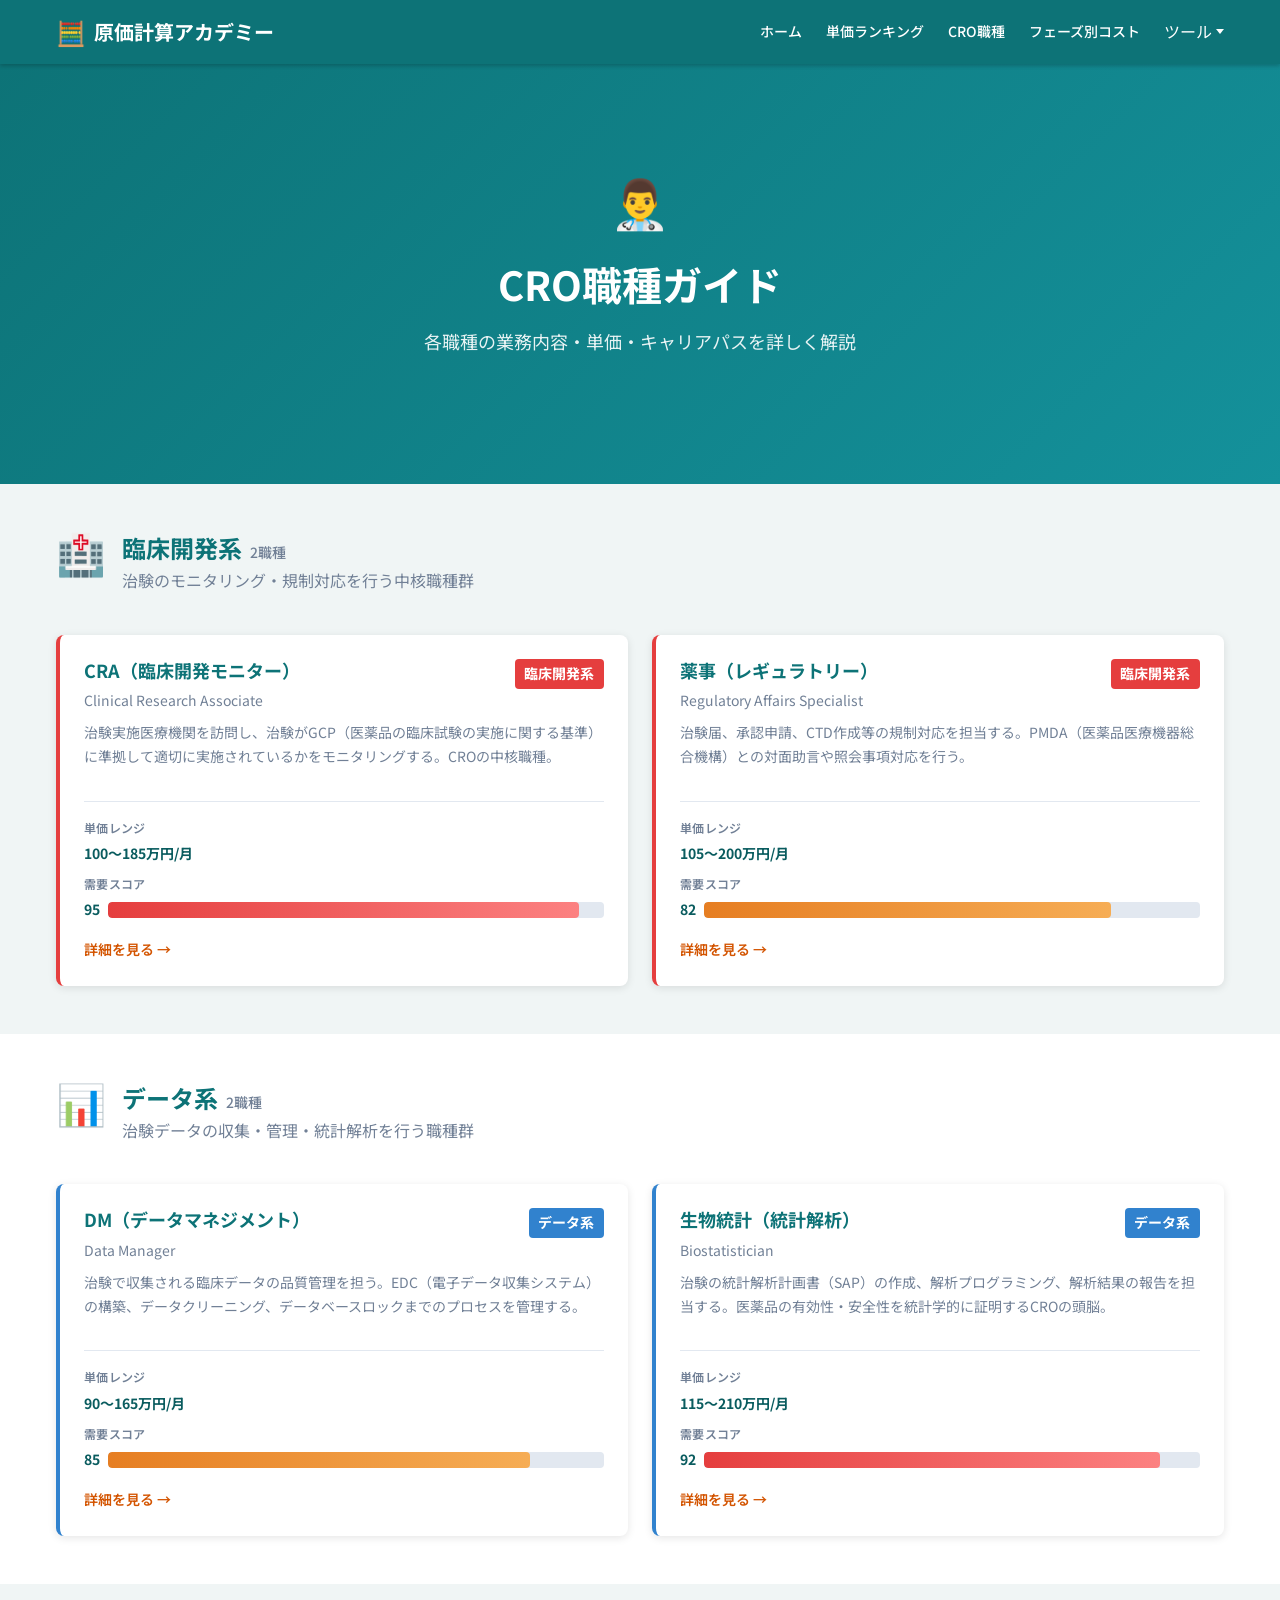
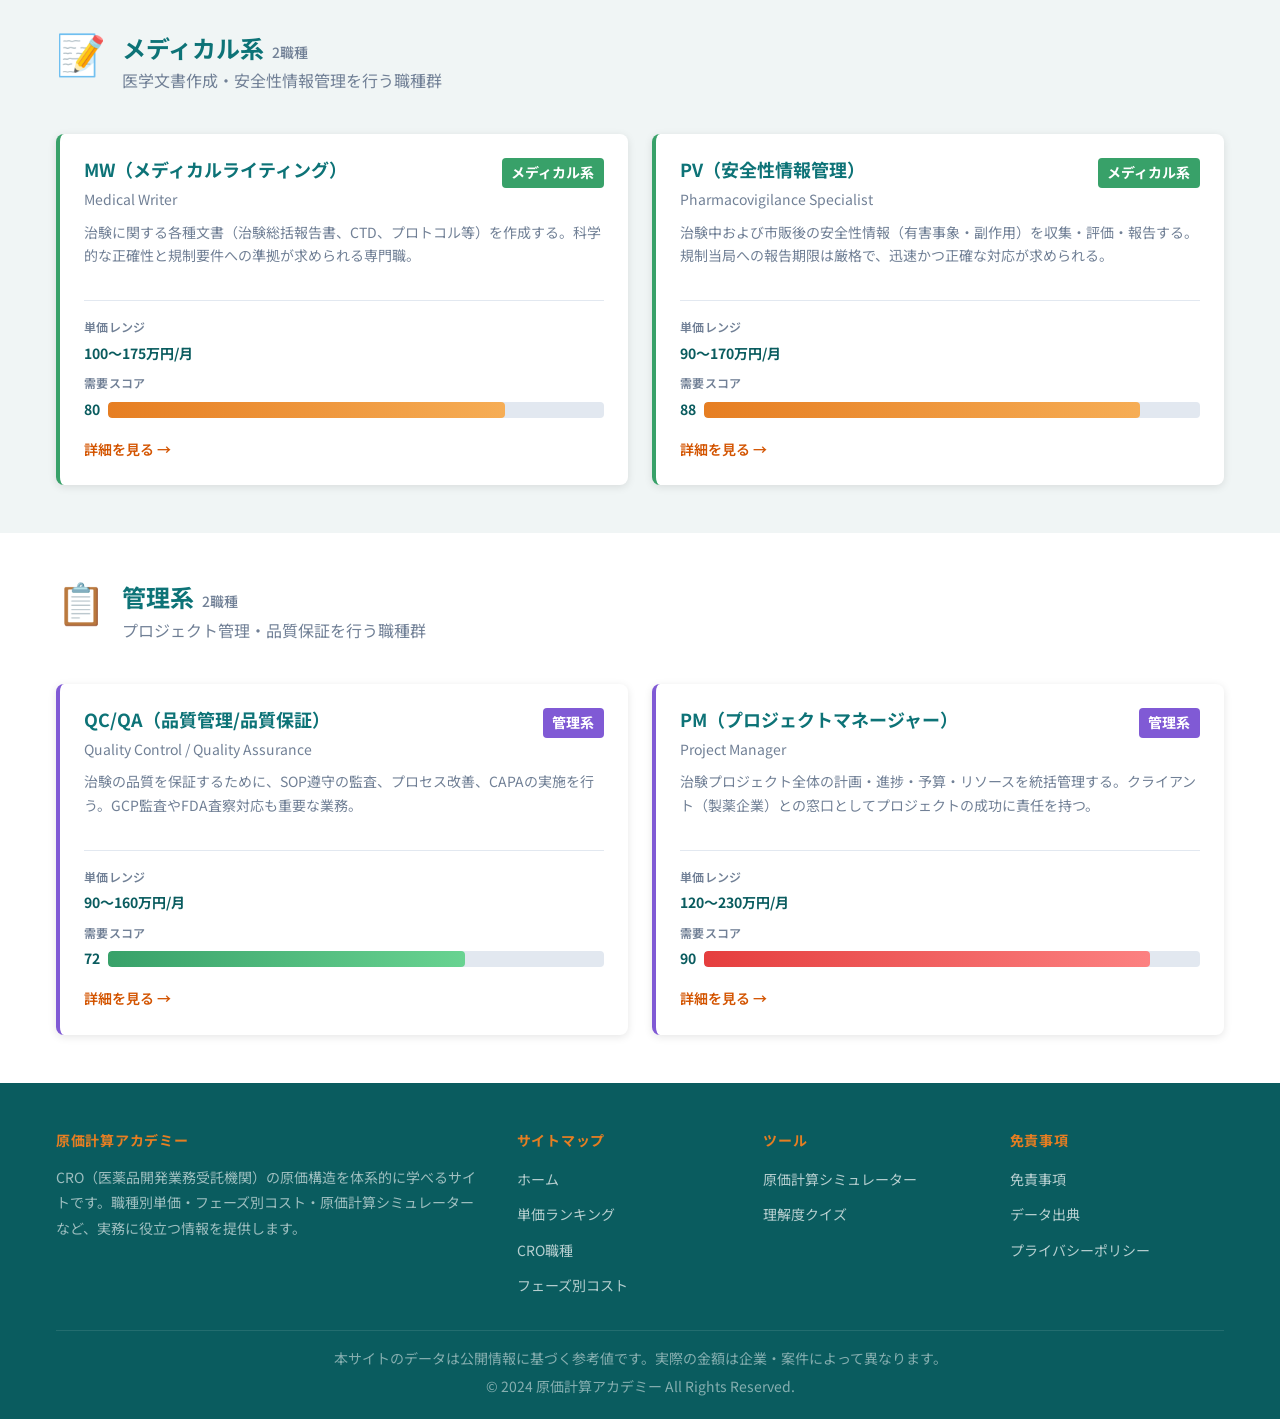
<file: roles/index.html>
<!DOCTYPE html>
<html lang="ja">
<head>
  <meta charset="UTF-8">
  <meta name="viewport" content="width=device-width, initial-scale=1.0">
  <meta name="description" content="CRO（医薬品開発業務受託機関）の主要職種を一覧で紹介。各職種の業務内容・単価レンジ・需要スコアをカテゴリ別に整理。">
  <title>CRO職種ガイド | 原価計算アカデミー</title>

  <!-- Google Fonts -->
  <link rel="preconnect" href="https://fonts.googleapis.com">
  <link rel="preconnect" href="https://fonts.gstatic.com" crossorigin>
  <link href="https://fonts.googleapis.com/css2?family=Noto+Sans+JP:wght@400;500;700&display=swap" rel="stylesheet">

  <!-- CSS -->
  <link rel="stylesheet" href="../css/style.css">
<!-- Google tag (gtag.js) -->
<script async src="https://www.googletagmanager.com/gtag/js?id=G-HJLCFVY5TF"></script>
<script>
  window.dataLayer = window.dataLayer || [];
  function gtag(){dataLayer.push(arguments);}
  gtag('js', new Date());
  gtag('config', 'G-HJLCFVY5TF');
</script>
</head>
<body>

  <!-- ========== ヘッダー ========== -->
  <header class="site-header">
    <div class="container header-inner">
      <a href="../index.html" class="site-logo">
        <span class="logo-icon">&#x1F9EE;</span>
        <span>原価計算アカデミー</span>
      </a>

      <!-- デスクトップナビ -->
      <nav class="nav-menu" aria-label="メインナビゲーション">
        <a href="../index.html">ホーム</a>
        <a href="../ranking/index.html">単価ランキング</a>
        <a href="../roles/index.html">CRO職種</a>
        <a href="../phases/index.html">フェーズ別コスト</a>
        <div class="nav-dropdown" id="nav-dropdown-tools">
          <span class="nav-dropdown-toggle nav-menu-link">ツール</span>
          <div class="nav-dropdown-menu">
            <a href="../tools/calculator.html">シミュレーター</a>
            <a href="../tools/quiz.html">クイズ</a>
          </div>
        </div>
      </nav>

      <!-- ハンバーガー -->
      <button class="hamburger" id="hamburger" aria-label="メニューを開く" aria-expanded="false">
        <span></span>
        <span></span>
        <span></span>
      </button>
    </div>

    <!-- モバイルメニュー -->
    <nav class="mobile-menu" id="mobile-menu" aria-label="モバイルナビゲーション">
      <a href="../index.html">ホーム</a>
      <a href="../ranking/index.html">単価ランキング</a>
      <a href="../roles/index.html">CRO職種</a>
      <a href="../phases/index.html">フェーズ別コスト</a>
      <span class="mobile-submenu-label">ツール</span>
      <div class="mobile-submenu">
        <a href="../tools/calculator.html">シミュレーター</a>
        <a href="../tools/quiz.html">クイズ</a>
      </div>
    </nav>
  </header>

  <!-- ========== メインコンテンツ ========== -->
  <main>

    <!-- ===== ヒーローセクション ===== -->
    <section class="hero">
      <div class="container">
        <span class="hero-icon" aria-hidden="true">&#x1F468;&#x200D;&#x2695;&#xFE0F;</span>
        <h1>CRO職種ガイド</h1>
        <p class="hero-subtitle">各職種の業務内容・単価・キャリアパスを詳しく解説</p>
      </div>
    </section>

    <!-- ===== 職種一覧 ===== -->
    <div id="roles-list">
      <!-- JS で動的生成 -->
    </div>

  </main>

  <!-- ========== フッター ========== -->
  <footer class="site-footer">
    <div class="container">
      <div class="footer-grid">

        <div class="footer-section">
          <h4>原価計算アカデミー</h4>
          <p class="text-sm" style="color: rgba(255,255,255,0.6); line-height: 1.8;">
            CRO（医薬品開発業務受託機関）の原価構造を体系的に学べるサイトです。職種別単価・フェーズ別コスト・原価計算シミュレーターなど、実務に役立つ情報を提供します。
          </p>
        </div>

        <div class="footer-section">
          <h4>サイトマップ</h4>
          <ul>
            <li><a href="../index.html">ホーム</a></li>
            <li><a href="../ranking/index.html">単価ランキング</a></li>
            <li><a href="../roles/index.html">CRO職種</a></li>
            <li><a href="../phases/index.html">フェーズ別コスト</a></li>
          </ul>
        </div>

        <div class="footer-section">
          <h4>ツール</h4>
          <ul>
            <li><a href="../tools/calculator.html">原価計算シミュレーター</a></li>
            <li><a href="../tools/quiz.html">理解度クイズ</a></li>
          </ul>
        </div>

        <div class="footer-section">
          <h4>免責事項</h4>
          <ul>
            <li><a href="#">免責事項</a></li>
            <li><a href="#">データ出典</a></li>
            <li><a href="#">プライバシーポリシー</a></li>
          </ul>
        </div>

      </div>

      <div class="footer-bottom">
        <p>本サイトのデータは公開情報に基づく参考値です。実際の金額は企業・案件によって異なります。</p>
        <p>&copy; 2024 原価計算アカデミー All Rights Reserved.</p>
      </div>
    </div>
  </footer>

  <!-- JS -->
  <script src="../js/data.js"></script>
  <script src="../js/main.js"></script>
  <script src="../js/roles.js"></script>
</body>
</html>
</file>
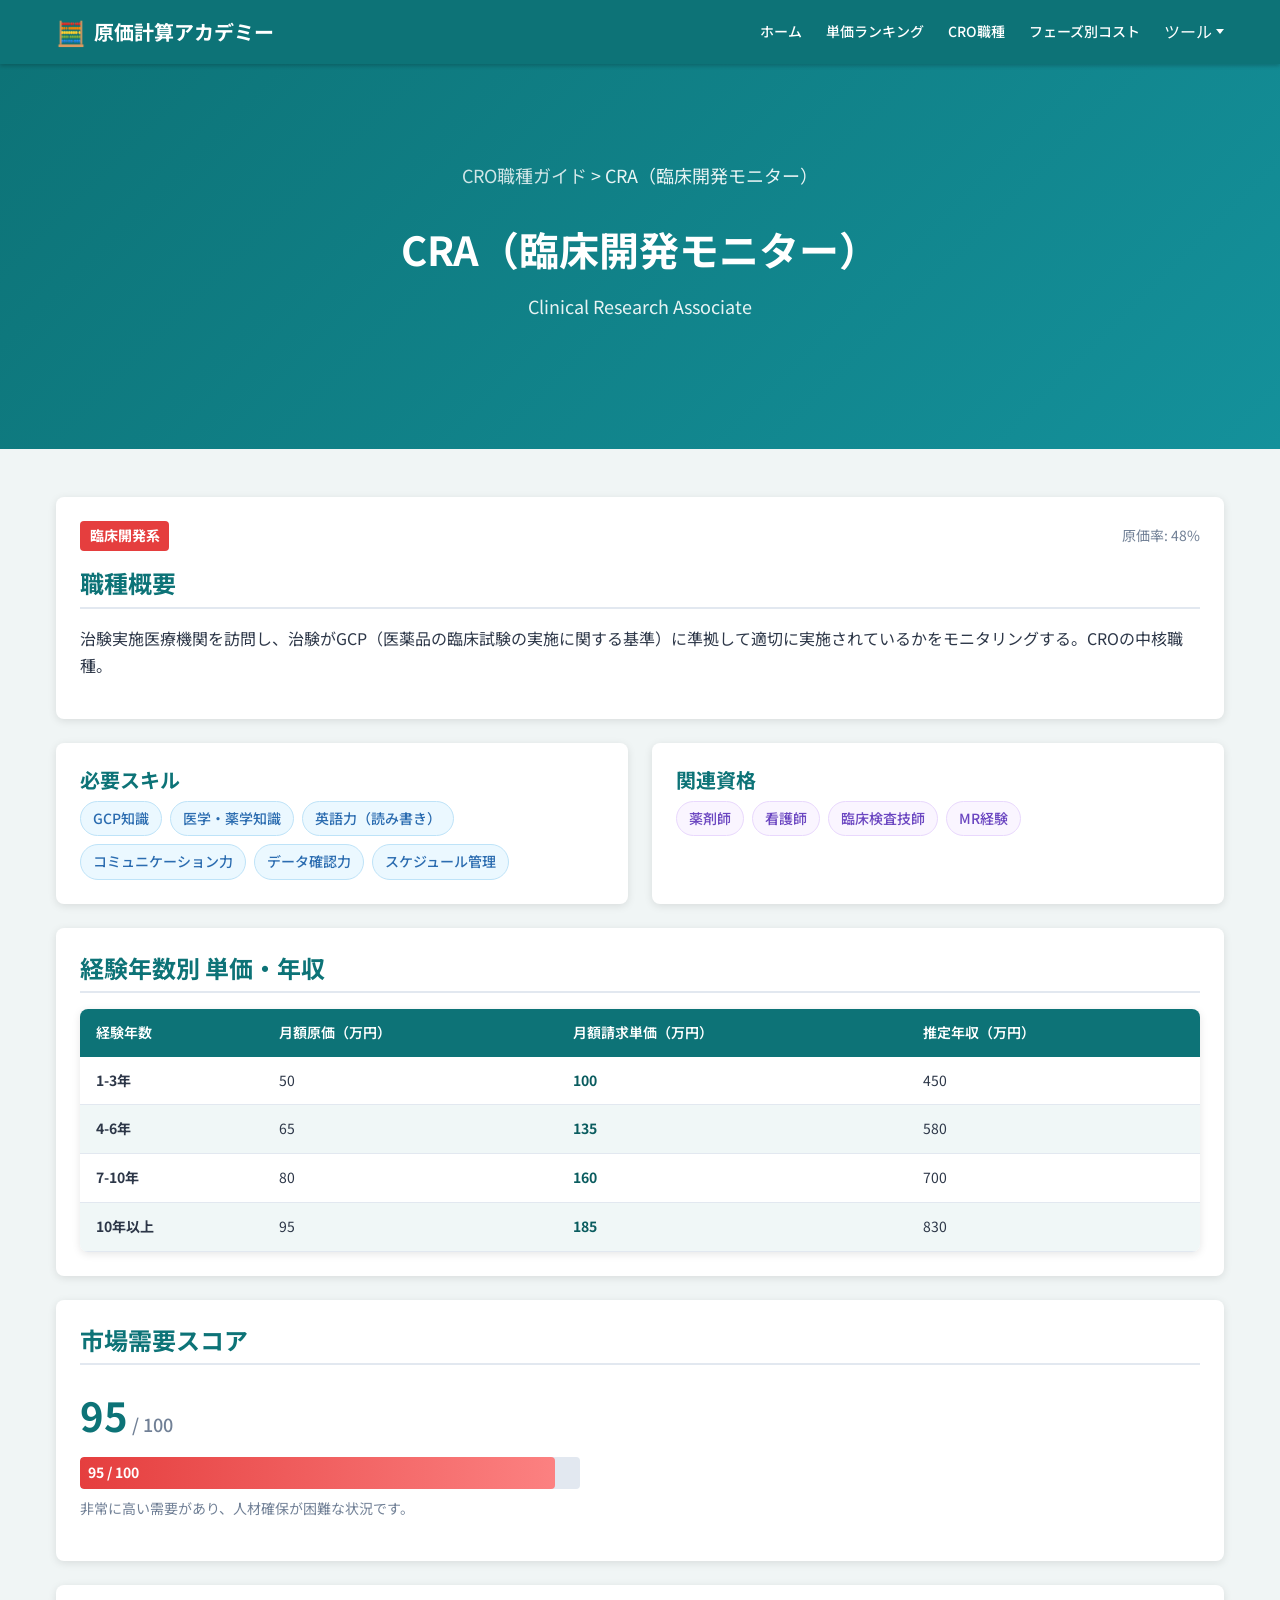
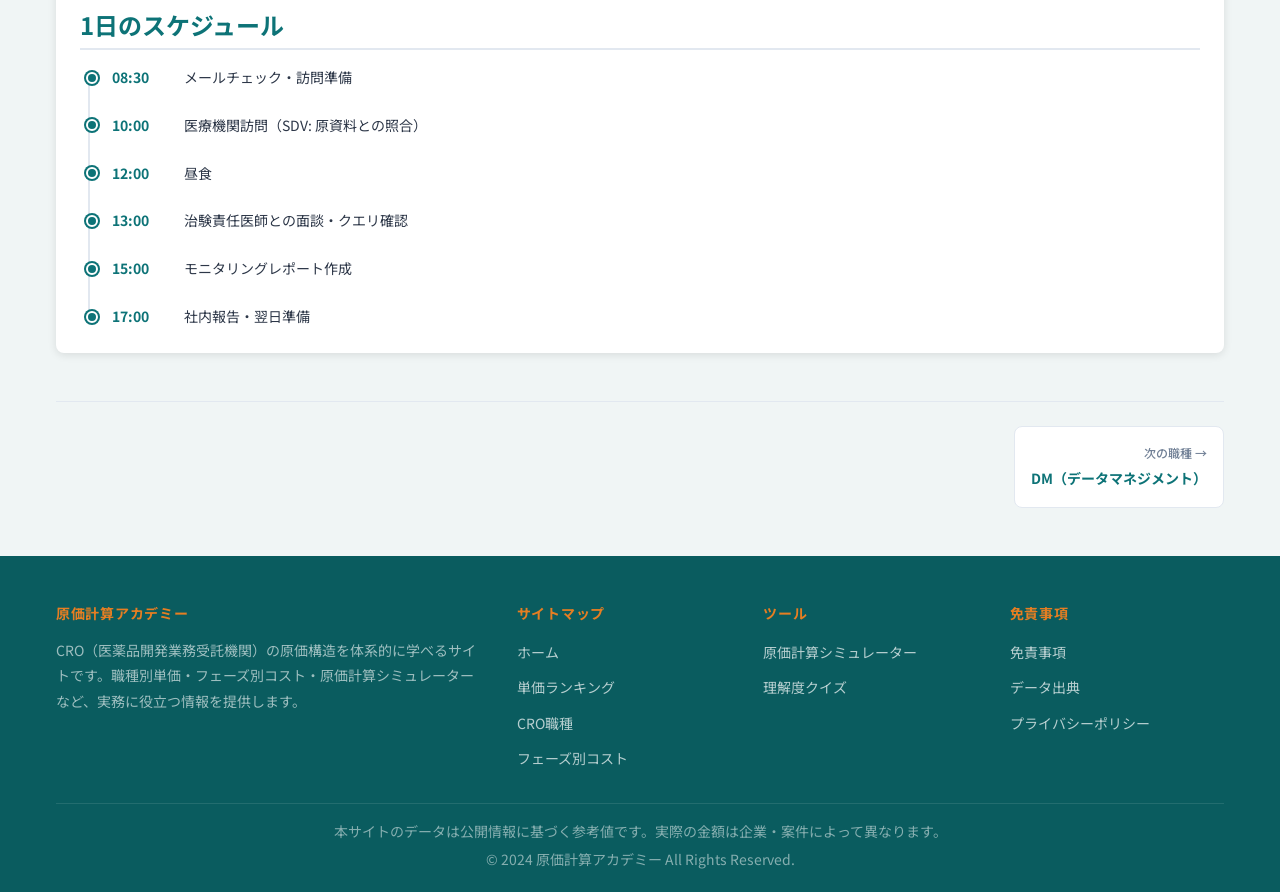
<file: roles/detail.html>
<!DOCTYPE html>
<html lang="ja">
<head>
  <meta charset="UTF-8">
  <meta name="viewport" content="width=device-width, initial-scale=1.0">
  <meta name="description" content="CRO職種の詳細情報。業務内容・必要スキル・経験年数別単価・1日のスケジュールを詳しく解説。">
  <title>職種詳細 | 原価計算アカデミー</title>

  <!-- Google Fonts -->
  <link rel="preconnect" href="https://fonts.googleapis.com">
  <link rel="preconnect" href="https://fonts.gstatic.com" crossorigin>
  <link href="https://fonts.googleapis.com/css2?family=Noto+Sans+JP:wght@400;500;700&display=swap" rel="stylesheet">

  <!-- CSS -->
  <link rel="stylesheet" href="../css/style.css">
<!-- Google tag (gtag.js) -->
<script async src="https://www.googletagmanager.com/gtag/js?id=G-HJLCFVY5TF"></script>
<script>
  window.dataLayer = window.dataLayer || [];
  function gtag(){dataLayer.push(arguments);}
  gtag('js', new Date());
  gtag('config', 'G-HJLCFVY5TF');
</script>
</head>
<body>

  <!-- ========== ヘッダー ========== -->
  <header class="site-header">
    <div class="container header-inner">
      <a href="../index.html" class="site-logo">
        <span class="logo-icon">&#x1F9EE;</span>
        <span>原価計算アカデミー</span>
      </a>

      <!-- デスクトップナビ -->
      <nav class="nav-menu" aria-label="メインナビゲーション">
        <a href="../index.html">ホーム</a>
        <a href="../ranking/index.html">単価ランキング</a>
        <a href="../roles/index.html">CRO職種</a>
        <a href="../phases/index.html">フェーズ別コスト</a>
        <div class="nav-dropdown" id="nav-dropdown-tools">
          <span class="nav-dropdown-toggle nav-menu-link">ツール</span>
          <div class="nav-dropdown-menu">
            <a href="../tools/calculator.html">シミュレーター</a>
            <a href="../tools/quiz.html">クイズ</a>
          </div>
        </div>
      </nav>

      <!-- ハンバーガー -->
      <button class="hamburger" id="hamburger" aria-label="メニューを開く" aria-expanded="false">
        <span></span>
        <span></span>
        <span></span>
      </button>
    </div>

    <!-- モバイルメニュー -->
    <nav class="mobile-menu" id="mobile-menu" aria-label="モバイルナビゲーション">
      <a href="../index.html">ホーム</a>
      <a href="../ranking/index.html">単価ランキング</a>
      <a href="../roles/index.html">CRO職種</a>
      <a href="../phases/index.html">フェーズ別コスト</a>
      <span class="mobile-submenu-label">ツール</span>
      <div class="mobile-submenu">
        <a href="../tools/calculator.html">シミュレーター</a>
        <a href="../tools/quiz.html">クイズ</a>
      </div>
    </nav>
  </header>

  <!-- ========== メインコンテンツ ========== -->
  <main>

    <!-- ===== ヒーロー（動的に変更） ===== -->
    <section class="hero" id="detail-hero">
      <div class="container">
        <p class="hero-breadcrumb">
          <a href="../roles/index.html" style="color: rgba(255,255,255,0.8);">CRO職種ガイド</a> &gt; <span id="hero-role-name">職種詳細</span>
        </p>
        <h1 id="hero-title">読み込み中...</h1>
        <p class="hero-subtitle" id="hero-subtitle"></p>
      </div>
    </section>

    <!-- ===== 職種詳細コンテンツ ===== -->
    <section class="section">
      <div class="container">
        <div id="role-detail-content">
          <!-- JS で動的生成 -->
          <p class="text-center text-light">読み込み中...</p>
        </div>

        <!-- 前後ナビゲーション -->
        <div class="role-nav" id="role-nav">
          <!-- JS で動的生成 -->
        </div>
      </div>
    </section>

  </main>

  <!-- ========== フッター ========== -->
  <footer class="site-footer">
    <div class="container">
      <div class="footer-grid">

        <div class="footer-section">
          <h4>原価計算アカデミー</h4>
          <p class="text-sm" style="color: rgba(255,255,255,0.6); line-height: 1.8;">
            CRO（医薬品開発業務受託機関）の原価構造を体系的に学べるサイトです。職種別単価・フェーズ別コスト・原価計算シミュレーターなど、実務に役立つ情報を提供します。
          </p>
        </div>

        <div class="footer-section">
          <h4>サイトマップ</h4>
          <ul>
            <li><a href="../index.html">ホーム</a></li>
            <li><a href="../ranking/index.html">単価ランキング</a></li>
            <li><a href="../roles/index.html">CRO職種</a></li>
            <li><a href="../phases/index.html">フェーズ別コスト</a></li>
          </ul>
        </div>

        <div class="footer-section">
          <h4>ツール</h4>
          <ul>
            <li><a href="../tools/calculator.html">原価計算シミュレーター</a></li>
            <li><a href="../tools/quiz.html">理解度クイズ</a></li>
          </ul>
        </div>

        <div class="footer-section">
          <h4>免責事項</h4>
          <ul>
            <li><a href="#">免責事項</a></li>
            <li><a href="#">データ出典</a></li>
            <li><a href="#">プライバシーポリシー</a></li>
          </ul>
        </div>

      </div>

      <div class="footer-bottom">
        <p>本サイトのデータは公開情報に基づく参考値です。実際の金額は企業・案件によって異なります。</p>
        <p>&copy; 2024 原価計算アカデミー All Rights Reserved.</p>
      </div>
    </div>
  </footer>

  <!-- JS -->
  <script src="../js/data.js"></script>
  <script src="../js/main.js"></script>
  <script src="../js/roles.js"></script>
</body>
</html>
</file>
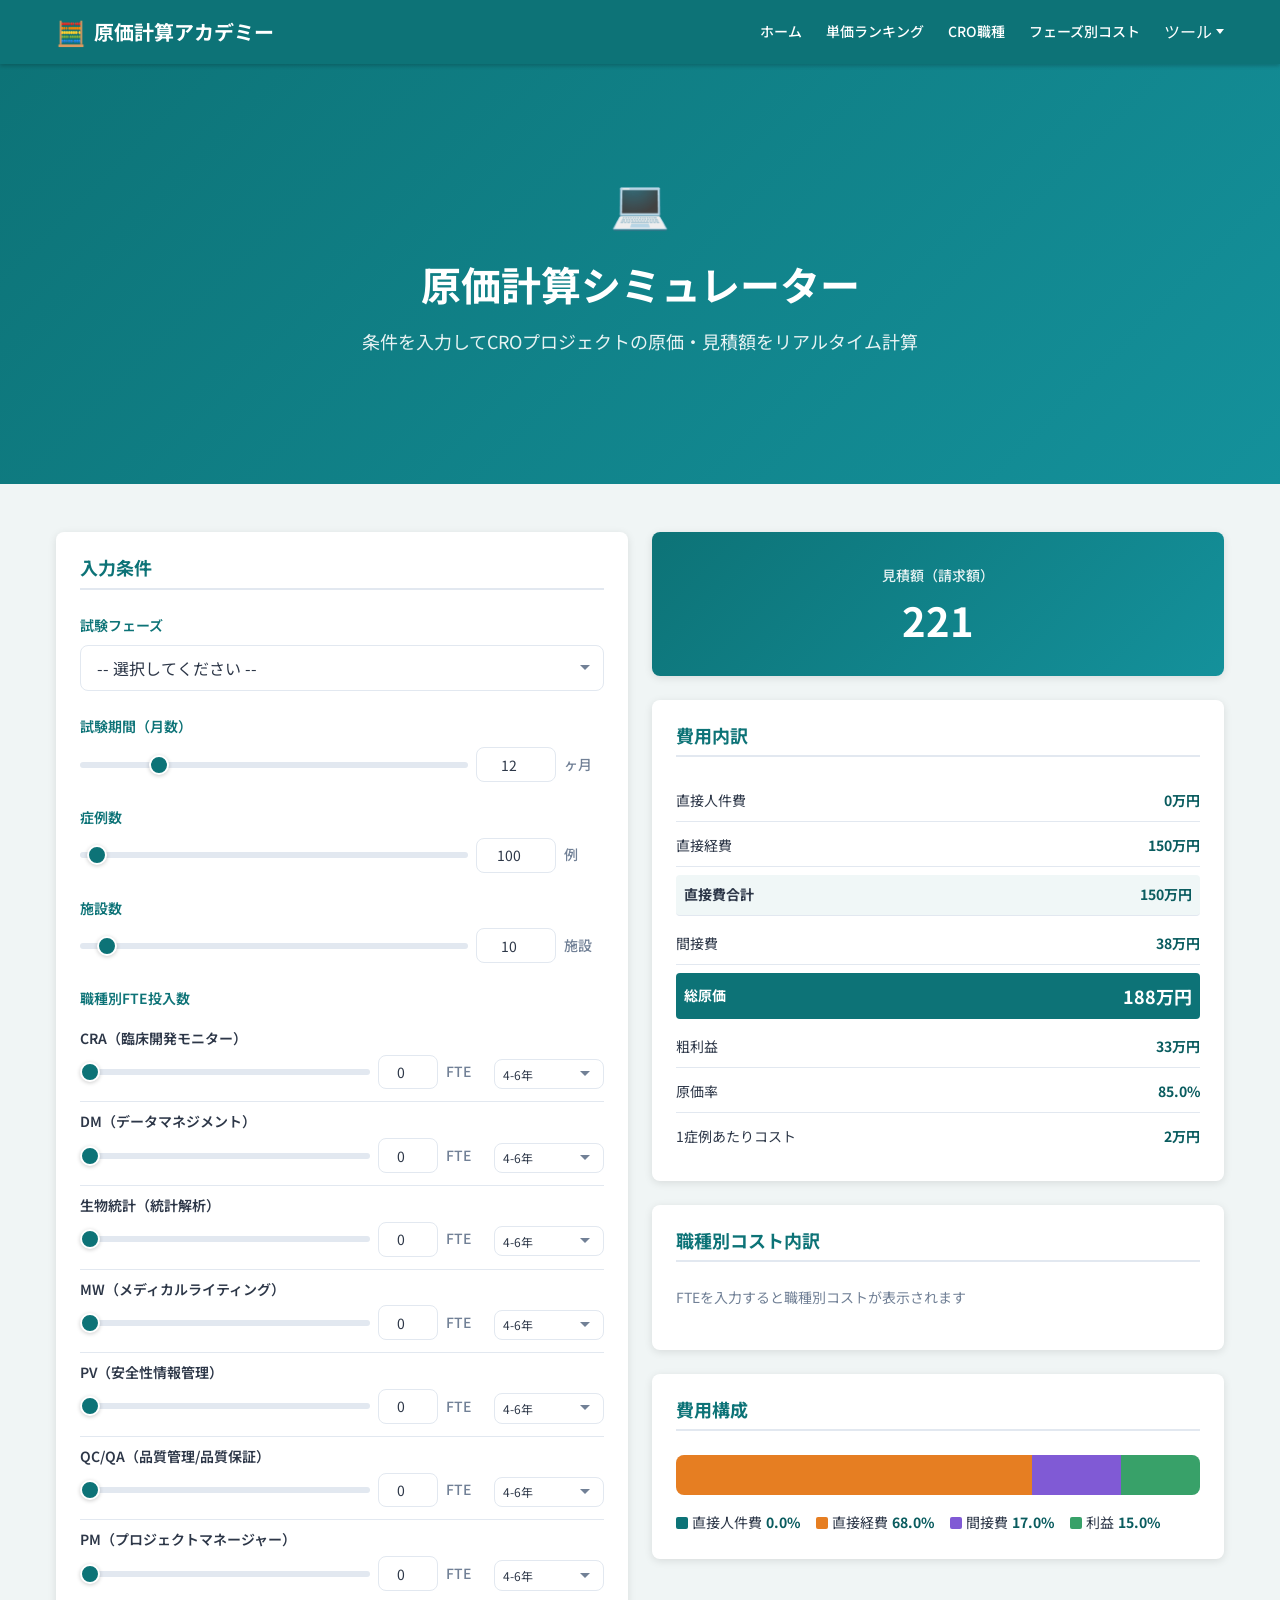
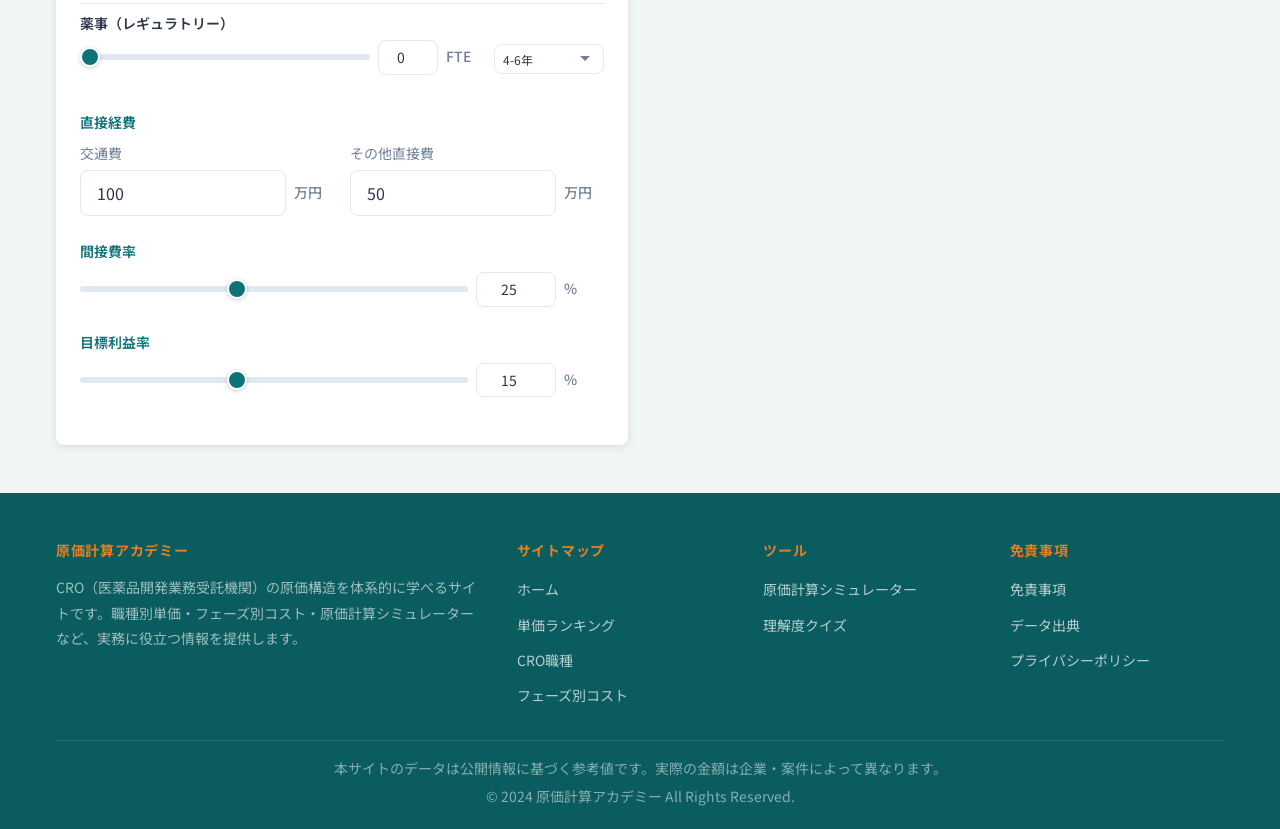
<file: tools/calculator.html>
<!DOCTYPE html>
<html lang="ja">
<head>
  <meta charset="UTF-8">
  <meta name="viewport" content="width=device-width, initial-scale=1.0">
  <meta name="description" content="原価計算シミュレーター - 条件を入力してCROプロジェクトの原価・見積額をリアルタイム計算。原価計算アカデミー。">
  <title>原価計算シミュレーター | 原価計算アカデミー</title>

  <!-- Google Fonts -->
  <link rel="preconnect" href="https://fonts.googleapis.com">
  <link rel="preconnect" href="https://fonts.gstatic.com" crossorigin>
  <link href="https://fonts.googleapis.com/css2?family=Noto+Sans+JP:wght@400;500;700&display=swap" rel="stylesheet">

  <!-- CSS -->
  <link rel="stylesheet" href="../css/style.css">
<!-- Google tag (gtag.js) -->
<script async src="https://www.googletagmanager.com/gtag/js?id=G-HJLCFVY5TF"></script>
<script>
  window.dataLayer = window.dataLayer || [];
  function gtag(){dataLayer.push(arguments);}
  gtag('js', new Date());
  gtag('config', 'G-HJLCFVY5TF');
</script>
</head>
<body>

  <!-- ========== ヘッダー ========== -->
  <header class="site-header">
    <div class="container header-inner">
      <a href="../index.html" class="site-logo">
        <span class="logo-icon">&#x1F9EE;</span>
        <span>原価計算アカデミー</span>
      </a>

      <!-- デスクトップナビ -->
      <nav class="nav-menu" aria-label="メインナビゲーション">
        <a href="../index.html">ホーム</a>
        <a href="../ranking/index.html">単価ランキング</a>
        <a href="../roles/index.html">CRO職種</a>
        <a href="../phases/index.html">フェーズ別コスト</a>
        <div class="nav-dropdown" id="nav-dropdown-tools">
          <span class="nav-dropdown-toggle nav-menu-link">ツール</span>
          <div class="nav-dropdown-menu">
            <a href="../tools/calculator.html">シミュレーター</a>
            <a href="../tools/quiz.html">クイズ</a>
          </div>
        </div>
      </nav>

      <!-- ハンバーガー -->
      <button class="hamburger" id="hamburger" aria-label="メニューを開く" aria-expanded="false">
        <span></span>
        <span></span>
        <span></span>
      </button>
    </div>

    <!-- モバイルメニュー -->
    <nav class="mobile-menu" id="mobile-menu" aria-label="モバイルナビゲーション">
      <a href="../index.html">ホーム</a>
      <a href="../ranking/index.html">単価ランキング</a>
      <a href="../roles/index.html">CRO職種</a>
      <a href="../phases/index.html">フェーズ別コスト</a>
      <span class="mobile-submenu-label">ツール</span>
      <div class="mobile-submenu">
        <a href="../tools/calculator.html">シミュレーター</a>
        <a href="../tools/quiz.html">クイズ</a>
      </div>
    </nav>
  </header>

  <!-- ========== メインコンテンツ ========== -->
  <main>

    <!-- ===== ヒーロー ===== -->
    <section class="hero">
      <div class="container">
        <span class="hero-icon" aria-hidden="true">&#x1F4BB;</span>
        <h1>原価計算シミュレーター</h1>
        <p class="hero-subtitle">条件を入力してCROプロジェクトの原価・見積額をリアルタイム計算</p>
      </div>
    </section>

    <!-- ===== シミュレーター本体 ===== -->
    <section class="section">
      <div class="container">
        <div class="calc-layout">

          <!-- === 左: 入力パネル === -->
          <div class="calc-input-panel">
            <div class="card">
              <h2 class="calc-panel-title">入力条件</h2>

              <!-- フェーズ選択 -->
              <div class="form-group">
                <label class="form-label">試験フェーズ</label>
                <select class="form-select" id="calc-phase">
                  <option value="">-- 選択してください --</option>
                </select>
              </div>

              <!-- 試験期間 -->
              <div class="form-group">
                <label class="form-label">試験期間（月数）</label>
                <div class="slider-sync">
                  <input type="range" class="form-range" id="calc-duration-range" min="1" max="60" value="12">
                  <input type="number" class="form-input slider-number" id="calc-duration-num" min="1" max="60" value="12">
                  <span class="slider-unit">ヶ月</span>
                </div>
              </div>

              <!-- 症例数 -->
              <div class="form-group">
                <label class="form-label">症例数</label>
                <div class="slider-sync">
                  <input type="range" class="form-range" id="calc-subjects-range" min="10" max="5000" step="10" value="100">
                  <input type="number" class="form-input slider-number" id="calc-subjects-num" min="10" max="5000" step="10" value="100">
                  <span class="slider-unit">例</span>
                </div>
              </div>

              <!-- 施設数 -->
              <div class="form-group">
                <label class="form-label">施設数</label>
                <div class="slider-sync">
                  <input type="range" class="form-range" id="calc-sites-range" min="1" max="200" value="10">
                  <input type="number" class="form-input slider-number" id="calc-sites-num" min="1" max="200" value="10">
                  <span class="slider-unit">施設</span>
                </div>
              </div>

              <!-- 職種別FTE -->
              <div class="form-group">
                <label class="form-label">職種別FTE投入数</label>
                <div id="calc-fte-inputs">
                  <!-- js/calculator.js で動的生成 -->
                </div>
              </div>

              <!-- 直接経費 -->
              <div class="form-group">
                <label class="form-label">直接経費</label>
                <div class="calc-expense-row">
                  <div class="calc-expense-item">
                    <label class="text-sm text-light">交通費</label>
                    <div class="slider-sync">
                      <input type="number" class="form-input" id="calc-travel" min="0" value="100" step="10">
                      <span class="slider-unit">万円</span>
                    </div>
                  </div>
                  <div class="calc-expense-item">
                    <label class="text-sm text-light">その他直接費</label>
                    <div class="slider-sync">
                      <input type="number" class="form-input" id="calc-other-direct" min="0" value="50" step="10">
                      <span class="slider-unit">万円</span>
                    </div>
                  </div>
                </div>
              </div>

              <!-- 間接費率 -->
              <div class="form-group">
                <label class="form-label">間接費率</label>
                <div class="slider-sync">
                  <input type="range" class="form-range" id="calc-overhead-range" min="15" max="40" value="25">
                  <input type="number" class="form-input slider-number" id="calc-overhead-num" min="15" max="40" value="25">
                  <span class="slider-unit">%</span>
                </div>
              </div>

              <!-- 目標利益率 -->
              <div class="form-group">
                <label class="form-label">目標利益率</label>
                <div class="slider-sync">
                  <input type="range" class="form-range" id="calc-profit-range" min="5" max="30" value="15">
                  <input type="number" class="form-input slider-number" id="calc-profit-num" min="5" max="30" value="15">
                  <span class="slider-unit">%</span>
                </div>
              </div>

            </div>
          </div>

          <!-- === 右: 出力パネル === -->
          <div class="calc-output-panel">

            <!-- 見積額（大きな数字） -->
            <div class="card calc-total-card">
              <div class="calc-total-label">見積額（請求額）</div>
              <div class="calc-total-value" id="calc-estimate">0<span class="calc-total-unit">万円</span></div>
            </div>

            <!-- 内訳カード -->
            <div class="card">
              <h3 class="calc-panel-title">費用内訳</h3>
              <div class="calc-breakdown">
                <div class="calc-breakdown-row">
                  <span class="calc-breakdown-label">直接人件費</span>
                  <span class="calc-breakdown-value" id="calc-labor-cost">0万円</span>
                </div>
                <div class="calc-breakdown-row">
                  <span class="calc-breakdown-label">直接経費</span>
                  <span class="calc-breakdown-value" id="calc-direct-expense">0万円</span>
                </div>
                <div class="calc-breakdown-row calc-breakdown-subtotal">
                  <span class="calc-breakdown-label">直接費合計</span>
                  <span class="calc-breakdown-value" id="calc-direct-total">0万円</span>
                </div>
                <div class="calc-breakdown-row">
                  <span class="calc-breakdown-label">間接費</span>
                  <span class="calc-breakdown-value" id="calc-indirect">0万円</span>
                </div>
                <div class="calc-breakdown-row calc-breakdown-total">
                  <span class="calc-breakdown-label">総原価</span>
                  <span class="calc-breakdown-value" id="calc-total-cost">0万円</span>
                </div>
                <div class="calc-breakdown-row">
                  <span class="calc-breakdown-label">粗利益</span>
                  <span class="calc-breakdown-value" id="calc-gross-profit">0万円</span>
                </div>
                <div class="calc-breakdown-row">
                  <span class="calc-breakdown-label">原価率</span>
                  <span class="calc-breakdown-value" id="calc-cost-ratio">0%</span>
                </div>
                <div class="calc-breakdown-row">
                  <span class="calc-breakdown-label">1症例あたりコスト</span>
                  <span class="calc-breakdown-value" id="calc-per-subject">0万円</span>
                </div>
              </div>
            </div>

            <!-- 職種別コスト内訳グラフ -->
            <div class="card">
              <h3 class="calc-panel-title">職種別コスト内訳</h3>
              <div class="bar-chart" id="calc-role-chart">
                <!-- js/calculator.js で動的生成 -->
              </div>
            </div>

            <!-- 費用構成グラフ -->
            <div class="card">
              <h3 class="calc-panel-title">費用構成</h3>
              <div id="calc-composition-chart" class="calc-composition">
                <!-- js/calculator.js で動的生成 -->
              </div>
              <div class="calc-composition-legend" id="calc-composition-legend">
                <!-- js/calculator.js で動的生成 -->
              </div>
            </div>

          </div>

        </div>
      </div>
    </section>

  </main>

  <!-- ========== フッター ========== -->
  <footer class="site-footer">
    <div class="container">
      <div class="footer-grid">

        <div class="footer-section">
          <h4>原価計算アカデミー</h4>
          <p class="text-sm" style="color: rgba(255,255,255,0.6); line-height: 1.8;">
            CRO（医薬品開発業務受託機関）の原価構造を体系的に学べるサイトです。職種別単価・フェーズ別コスト・原価計算シミュレーターなど、実務に役立つ情報を提供します。
          </p>
        </div>

        <div class="footer-section">
          <h4>サイトマップ</h4>
          <ul>
            <li><a href="../index.html">ホーム</a></li>
            <li><a href="../ranking/index.html">単価ランキング</a></li>
            <li><a href="../roles/index.html">CRO職種</a></li>
            <li><a href="../phases/index.html">フェーズ別コスト</a></li>
          </ul>
        </div>

        <div class="footer-section">
          <h4>ツール</h4>
          <ul>
            <li><a href="../tools/calculator.html">原価計算シミュレーター</a></li>
            <li><a href="../tools/quiz.html">理解度クイズ</a></li>
          </ul>
        </div>

        <div class="footer-section">
          <h4>免責事項</h4>
          <ul>
            <li><a href="#">免責事項</a></li>
            <li><a href="#">データ出典</a></li>
            <li><a href="#">プライバシーポリシー</a></li>
          </ul>
        </div>

      </div>

      <div class="footer-bottom">
        <p>本サイトのデータは公開情報に基づく参考値です。実際の金額は企業・案件によって異なります。</p>
        <p>&copy; 2024 原価計算アカデミー All Rights Reserved.</p>
      </div>
    </div>
  </footer>

  <!-- JS -->
  <script src="../js/data.js"></script>
  <script src="../js/main.js"></script>
  <script src="../js/calculator.js"></script>
</body>
</html>
</file>
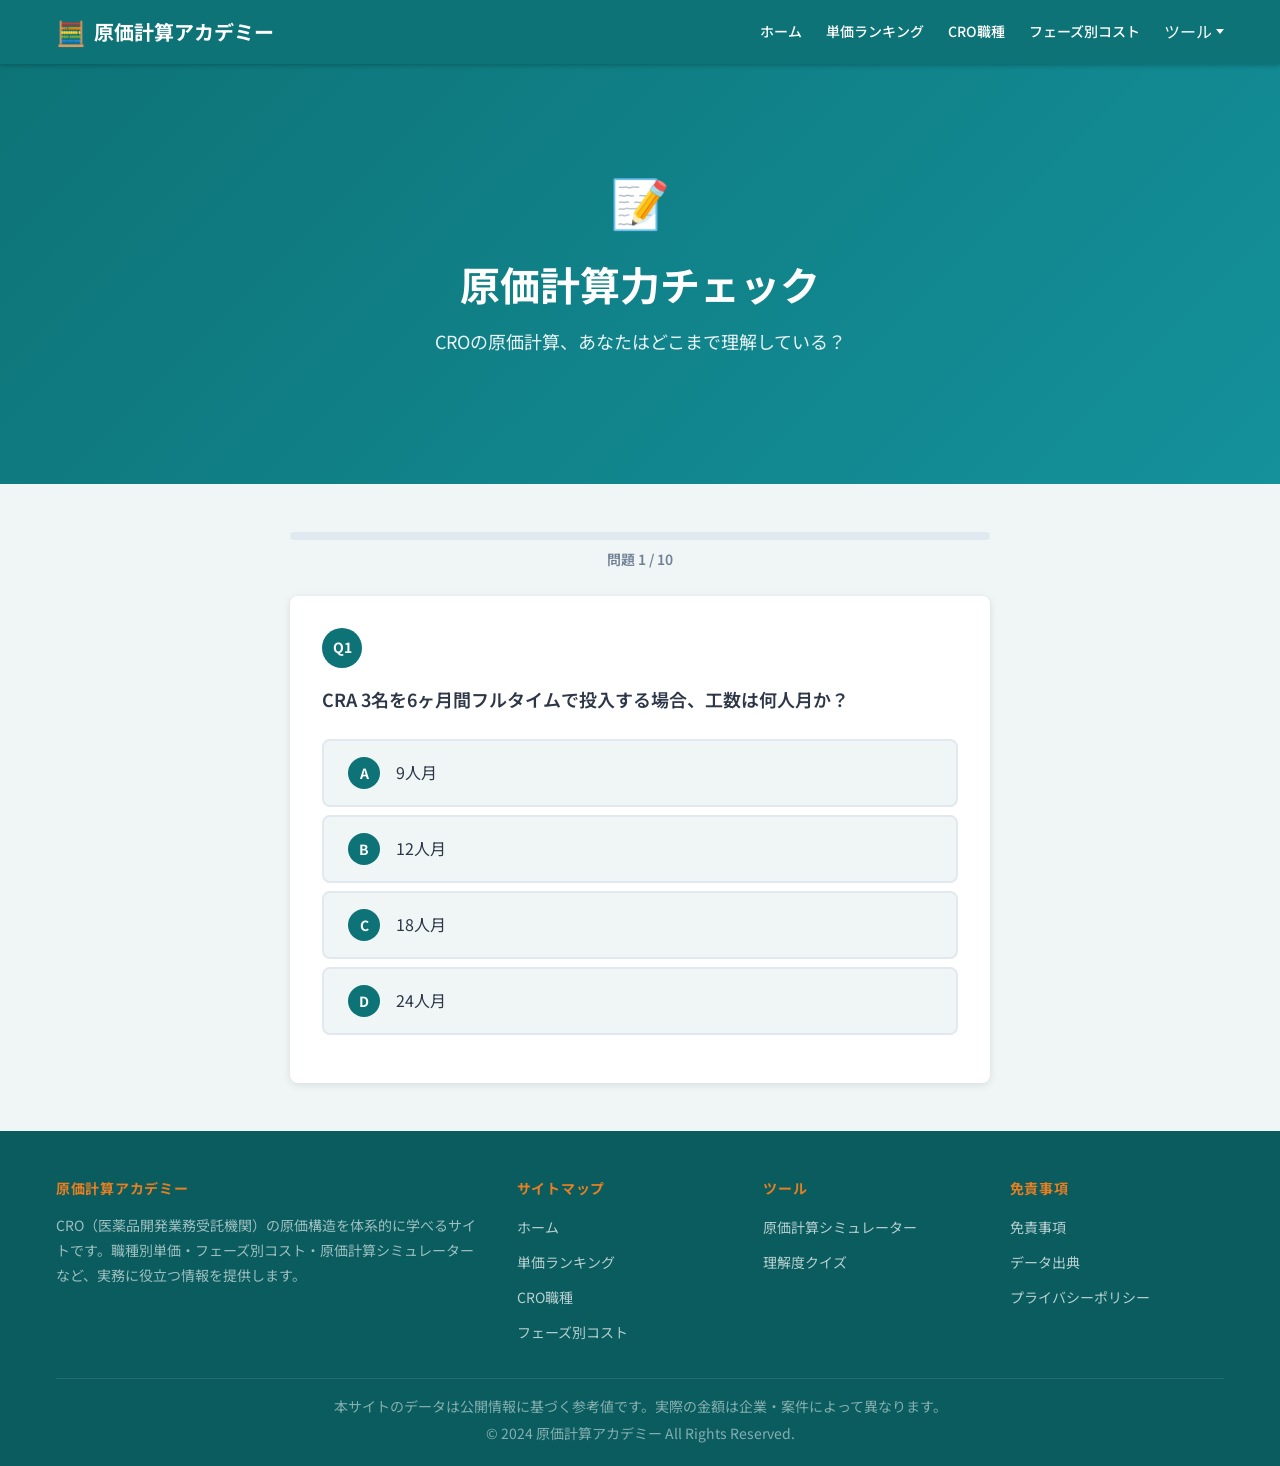
<file: tools/quiz.html>
<!DOCTYPE html>
<html lang="ja">
<head>
  <meta charset="UTF-8">
  <meta name="viewport" content="width=device-width, initial-scale=1.0">
  <meta name="description" content="原価計算力チェック - CROの原価計算、あなたはどこまで理解している？原価計算アカデミー。">
  <title>原価計算クイズ | 原価計算アカデミー</title>

  <!-- Google Fonts -->
  <link rel="preconnect" href="https://fonts.googleapis.com">
  <link rel="preconnect" href="https://fonts.gstatic.com" crossorigin>
  <link href="https://fonts.googleapis.com/css2?family=Noto+Sans+JP:wght@400;500;700&display=swap" rel="stylesheet">

  <!-- CSS -->
  <link rel="stylesheet" href="../css/style.css">
<!-- Google tag (gtag.js) -->
<script async src="https://www.googletagmanager.com/gtag/js?id=G-HJLCFVY5TF"></script>
<script>
  window.dataLayer = window.dataLayer || [];
  function gtag(){dataLayer.push(arguments);}
  gtag('js', new Date());
  gtag('config', 'G-HJLCFVY5TF');
</script>
</head>
<body>

  <!-- ========== ヘッダー ========== -->
  <header class="site-header">
    <div class="container header-inner">
      <a href="../index.html" class="site-logo">
        <span class="logo-icon">&#x1F9EE;</span>
        <span>原価計算アカデミー</span>
      </a>

      <!-- デスクトップナビ -->
      <nav class="nav-menu" aria-label="メインナビゲーション">
        <a href="../index.html">ホーム</a>
        <a href="../ranking/index.html">単価ランキング</a>
        <a href="../roles/index.html">CRO職種</a>
        <a href="../phases/index.html">フェーズ別コスト</a>
        <div class="nav-dropdown" id="nav-dropdown-tools">
          <span class="nav-dropdown-toggle nav-menu-link">ツール</span>
          <div class="nav-dropdown-menu">
            <a href="../tools/calculator.html">シミュレーター</a>
            <a href="../tools/quiz.html">クイズ</a>
          </div>
        </div>
      </nav>

      <!-- ハンバーガー -->
      <button class="hamburger" id="hamburger" aria-label="メニューを開く" aria-expanded="false">
        <span></span>
        <span></span>
        <span></span>
      </button>
    </div>

    <!-- モバイルメニュー -->
    <nav class="mobile-menu" id="mobile-menu" aria-label="モバイルナビゲーション">
      <a href="../index.html">ホーム</a>
      <a href="../ranking/index.html">単価ランキング</a>
      <a href="../roles/index.html">CRO職種</a>
      <a href="../phases/index.html">フェーズ別コスト</a>
      <span class="mobile-submenu-label">ツール</span>
      <div class="mobile-submenu">
        <a href="../tools/calculator.html">シミュレーター</a>
        <a href="../tools/quiz.html">クイズ</a>
      </div>
    </nav>
  </header>

  <!-- ========== メインコンテンツ ========== -->
  <main>

    <!-- ===== ヒーロー ===== -->
    <section class="hero">
      <div class="container">
        <span class="hero-icon" aria-hidden="true">&#x1F4DD;</span>
        <h1>原価計算力チェック</h1>
        <p class="hero-subtitle">CROの原価計算、あなたはどこまで理解している？</p>
      </div>
    </section>

    <!-- ===== クイズ本体 ===== -->
    <section class="section">
      <div class="container">
        <div class="quiz-container" id="quiz-container">

          <!-- クイズ画面 -->
          <div class="quiz-main" id="quiz-main">
            <!-- 進捗バー -->
            <div class="quiz-progress">
              <div class="quiz-progress-bar">
                <div class="quiz-progress-fill" id="quiz-progress-fill" style="width: 0%;"></div>
              </div>
              <div class="quiz-progress-text" id="quiz-progress-text">問題 1 / 10</div>
            </div>

            <!-- 問題文 -->
            <div class="card quiz-card">
              <div class="quiz-question-number" id="quiz-question-number">Q1</div>
              <p class="quiz-question" id="quiz-question">問題文がここに表示されます</p>

              <!-- 選択肢 -->
              <div class="quiz-choices" id="quiz-choices">
                <!-- js/quiz.js で動的生成 -->
              </div>

              <!-- 正解/不正解フィードバック -->
              <div class="quiz-feedback hidden" id="quiz-feedback">
                <div class="quiz-feedback-icon" id="quiz-feedback-icon"></div>
                <div class="quiz-feedback-text" id="quiz-feedback-text"></div>
                <div class="quiz-explanation" id="quiz-explanation"></div>
              </div>

              <!-- 次の問題へ -->
              <div class="quiz-actions hidden" id="quiz-actions">
                <button class="btn btn-primary" id="quiz-next-btn">次の問題へ</button>
              </div>
            </div>
          </div>

          <!-- 結果画面 -->
          <div class="quiz-result hidden" id="quiz-result">
            <div class="card quiz-result-card">
              <div class="quiz-result-score" id="quiz-result-score">0 / 10</div>
              <div class="quiz-result-title" id="quiz-result-title">診断結果</div>
              <p class="quiz-result-desc" id="quiz-result-desc">説明文</p>
              <p class="quiz-result-advice" id="quiz-result-advice">アドバイス</p>

              <!-- 正誤一覧 -->
              <div class="quiz-result-list" id="quiz-result-list">
                <!-- js/quiz.js で動的生成 -->
              </div>

              <div class="quiz-result-actions">
                <button class="btn btn-primary btn-lg" id="quiz-retry-btn">もう一度挑戦</button>
                <a href="../index.html" class="btn btn-outline">トップに戻る</a>
              </div>
            </div>
          </div>

        </div>
      </div>
    </section>

  </main>

  <!-- ========== フッター ========== -->
  <footer class="site-footer">
    <div class="container">
      <div class="footer-grid">

        <div class="footer-section">
          <h4>原価計算アカデミー</h4>
          <p class="text-sm" style="color: rgba(255,255,255,0.6); line-height: 1.8;">
            CRO（医薬品開発業務受託機関）の原価構造を体系的に学べるサイトです。職種別単価・フェーズ別コスト・原価計算シミュレーターなど、実務に役立つ情報を提供します。
          </p>
        </div>

        <div class="footer-section">
          <h4>サイトマップ</h4>
          <ul>
            <li><a href="../index.html">ホーム</a></li>
            <li><a href="../ranking/index.html">単価ランキング</a></li>
            <li><a href="../roles/index.html">CRO職種</a></li>
            <li><a href="../phases/index.html">フェーズ別コスト</a></li>
          </ul>
        </div>

        <div class="footer-section">
          <h4>ツール</h4>
          <ul>
            <li><a href="../tools/calculator.html">原価計算シミュレーター</a></li>
            <li><a href="../tools/quiz.html">理解度クイズ</a></li>
          </ul>
        </div>

        <div class="footer-section">
          <h4>免責事項</h4>
          <ul>
            <li><a href="#">免責事項</a></li>
            <li><a href="#">データ出典</a></li>
            <li><a href="#">プライバシーポリシー</a></li>
          </ul>
        </div>

      </div>

      <div class="footer-bottom">
        <p>本サイトのデータは公開情報に基づく参考値です。実際の金額は企業・案件によって異なります。</p>
        <p>&copy; 2024 原価計算アカデミー All Rights Reserved.</p>
      </div>
    </div>
  </footer>

  <!-- JS -->
  <script src="../js/data.js"></script>
  <script src="../js/main.js"></script>
  <script src="../js/quiz.js"></script>
</body>
</html>
</file>
<file: css/style.css>
/* ============================================
   原価計算アカデミー - 共通CSS
   ============================================ */

/* --- CSS変数定義 --- */
:root {
  /* カラーパレット */
  --color-primary: #0d7377;
  --color-primary-light: #14919b;
  --color-primary-dark: #0a5c5f;
  --color-accent: #e67e22;
  --color-accent-light: #f39c12;
  --color-accent-dark: #d35400;
  --color-success: #38a169;
  --color-warning: #e53e3e;
  --color-bg: #f0f5f5;
  --color-text: #2d3748;
  --color-text-light: #718096;
  --color-white: #ffffff;
  --color-border: #e2e8f0;

  /* カテゴリカラー */
  --cat-clinical: #e53e3e;
  --cat-data: #3182ce;
  --cat-medical: #38a169;
  --cat-management: #805ad5;

  /* タイポグラフィ */
  --font-family: "Noto Sans JP", sans-serif;
  --font-size-base: 16px;
  --font-size-sm: 0.875rem;
  --font-size-lg: 1.125rem;
  --font-size-xl: 1.25rem;
  --font-size-2xl: 1.5rem;
  --font-size-3xl: 2rem;
  --font-size-4xl: 2.5rem;
  --line-height-base: 1.7;
  --line-height-heading: 1.3;

  /* スペーシング */
  --spacing-1: 0.25rem;
  --spacing-2: 0.5rem;
  --spacing-3: 1rem;
  --spacing-4: 1.5rem;
  --spacing-5: 2rem;
  --spacing-6: 3rem;
  --spacing-8: 4rem;

  /* レイアウト */
  --max-width: 1200px;
  --border-radius: 8px;
  --card-shadow: 0 2px 8px rgba(0, 0, 0, 0.1);
  --card-shadow-hover: 0 4px 16px rgba(0, 0, 0, 0.15);

  /* トランジション */
  --transition-base: 0.3s ease;

  /* ヘッダー高さ */
  --header-height: 64px;
}

/* --- リセットCSS --- */
*,
*::before,
*::after {
  box-sizing: border-box;
  margin: 0;
  padding: 0;
}

html {
  font-size: var(--font-size-base);
  scroll-behavior: smooth;
  -webkit-text-size-adjust: 100%;
}

body {
  font-family: var(--font-family);
  font-size: 1rem;
  line-height: var(--line-height-base);
  color: var(--color-text);
  background-color: var(--color-bg);
  min-height: 100vh;
  display: flex;
  flex-direction: column;
  -webkit-font-smoothing: antialiased;
  -moz-osx-font-smoothing: grayscale;
}

ul,
ol {
  list-style: none;
}

a {
  color: var(--color-primary);
  text-decoration: none;
  transition: color var(--transition-base);
}

a:hover {
  color: var(--color-accent);
}

img {
  max-width: 100%;
  height: auto;
  display: block;
}

button {
  font-family: inherit;
  cursor: pointer;
  border: none;
  background: none;
}

table {
  border-collapse: collapse;
  width: 100%;
}

/* --- タイポグラフィ --- */
h1,
h2,
h3,
h4 {
  line-height: var(--line-height-heading);
  font-weight: 700;
  color: var(--color-primary);
}

h1 {
  font-size: var(--font-size-3xl);
  margin-bottom: var(--spacing-4);
}

h2 {
  font-size: var(--font-size-2xl);
  margin-bottom: var(--spacing-3);
}

h3 {
  font-size: var(--font-size-xl);
  margin-bottom: var(--spacing-2);
}

h4 {
  font-size: var(--font-size-lg);
  margin-bottom: var(--spacing-2);
}

p {
  margin-bottom: var(--spacing-3);
  color: var(--color-text);
}

/* --- レイアウト --- */
.container {
  width: 100%;
  max-width: var(--max-width);
  margin: 0 auto;
  padding: 0 var(--spacing-3);
}

.grid {
  display: grid;
  gap: var(--spacing-4);
}

.grid-2 {
  grid-template-columns: 1fr;
}

.grid-3 {
  grid-template-columns: 1fr;
}

.grid-4 {
  grid-template-columns: 1fr;
}

.flex {
  display: flex;
}

.flex-center {
  display: flex;
  align-items: center;
  justify-content: center;
}

.flex-between {
  display: flex;
  align-items: center;
  justify-content: space-between;
}

.flex-wrap {
  flex-wrap: wrap;
}

.flex-column {
  flex-direction: column;
}

.gap-1 {
  gap: var(--spacing-1);
}

.gap-2 {
  gap: var(--spacing-2);
}

.gap-3 {
  gap: var(--spacing-3);
}

.gap-4 {
  gap: var(--spacing-4);
}

/* --- ヘッダー & ナビゲーション --- */
.site-header {
  background-color: var(--color-primary);
  color: var(--color-white);
  position: sticky;
  top: 0;
  z-index: 1000;
  height: var(--header-height);
  box-shadow: 0 2px 4px rgba(0, 0, 0, 0.2);
}

.header-inner {
  display: flex;
  align-items: center;
  justify-content: space-between;
  height: 100%;
}

.site-logo {
  font-size: var(--font-size-xl);
  font-weight: 700;
  color: var(--color-white);
  display: flex;
  align-items: center;
  gap: var(--spacing-2);
}

.site-logo:hover {
  color: var(--color-accent);
}

.site-logo .logo-icon {
  font-size: var(--font-size-2xl);
}

/* デスクトップナビ */
.nav-menu {
  display: none;
  align-items: center;
  gap: var(--spacing-4);
}

.nav-menu a {
  color: var(--color-white);
  font-size: var(--font-size-sm);
  font-weight: 500;
  padding: var(--spacing-2) 0;
  position: relative;
  transition: color var(--transition-base);
}

.nav-menu a::after {
  content: "";
  position: absolute;
  bottom: 0;
  left: 0;
  width: 0;
  height: 2px;
  background-color: var(--color-accent);
  transition: width var(--transition-base);
}

.nav-menu a:hover {
  color: var(--color-accent);
}

.nav-menu a:hover::after {
  width: 100%;
}

/* ナビドロップダウン */
.nav-dropdown {
  position: relative;
}

.nav-dropdown-toggle {
  display: inline-flex;
  align-items: center;
  gap: 0.25rem;
  cursor: pointer;
}

.nav-dropdown-toggle::after {
  content: "";
  display: inline-block;
  width: 0;
  height: 0;
  border-left: 4px solid transparent;
  border-right: 4px solid transparent;
  border-top: 5px solid currentColor;
  transition: transform var(--transition-base);
}

.nav-dropdown.active .nav-dropdown-toggle::after {
  transform: rotate(180deg);
}

.nav-dropdown-menu {
  display: none;
  position: absolute;
  top: 100%;
  left: 50%;
  transform: translateX(-50%);
  background-color: var(--color-white);
  border-radius: var(--border-radius);
  box-shadow: var(--card-shadow-hover);
  min-width: 180px;
  padding: var(--spacing-2) 0;
  margin-top: var(--spacing-2);
  z-index: 1001;
}

.nav-dropdown.active .nav-dropdown-menu {
  display: block;
}

.nav-dropdown-menu a {
  display: block;
  padding: var(--spacing-2) var(--spacing-4);
  color: var(--color-text);
  font-size: var(--font-size-sm);
  white-space: nowrap;
  transition: background-color var(--transition-base), color var(--transition-base);
}

.nav-dropdown-menu a:hover {
  background-color: var(--color-bg);
  color: var(--color-primary);
}

.nav-dropdown-menu a::after {
  display: none;
}

/* ハンバーガーメニュー */
.hamburger {
  display: flex;
  flex-direction: column;
  justify-content: center;
  align-items: center;
  width: 40px;
  height: 40px;
  cursor: pointer;
  z-index: 1100;
}

.hamburger span {
  display: block;
  width: 24px;
  height: 2px;
  background-color: var(--color-white);
  margin: 3px 0;
  transition: all var(--transition-base);
  border-radius: 2px;
}

.hamburger.active span:nth-child(1) {
  transform: rotate(45deg) translate(4px, 4px);
}

.hamburger.active span:nth-child(2) {
  opacity: 0;
}

.hamburger.active span:nth-child(3) {
  transform: rotate(-45deg) translate(4px, -4px);
}

/* モバイルメニュー */
.mobile-menu {
  display: none;
  position: fixed;
  top: var(--header-height);
  left: 0;
  right: 0;
  bottom: 0;
  background-color: var(--color-primary);
  z-index: 999;
  padding: var(--spacing-5);
  flex-direction: column;
  gap: var(--spacing-3);
  overflow-y: auto;
}

.mobile-menu.active {
  display: flex;
}

.mobile-menu a {
  color: var(--color-white);
  font-size: var(--font-size-lg);
  padding: var(--spacing-3);
  border-bottom: 1px solid rgba(255, 255, 255, 0.1);
  transition: all var(--transition-base);
}

.mobile-menu a:hover {
  color: var(--color-accent);
  padding-left: var(--spacing-4);
}

.mobile-menu .mobile-submenu-label {
  color: rgba(255, 255, 255, 0.5);
  font-size: var(--font-size-sm);
  padding: var(--spacing-2) var(--spacing-3) 0;
  border-bottom: none;
}

.mobile-menu .mobile-submenu-label:hover {
  padding-left: var(--spacing-3);
  color: rgba(255, 255, 255, 0.5);
}

.mobile-menu .mobile-submenu a {
  font-size: var(--font-size-base);
  padding-left: var(--spacing-5);
}

/* --- メインコンテンツ --- */
main {
  flex: 1;
}

.section {
  padding: var(--spacing-6) 0;
}

.section-title {
  text-align: center;
  margin-bottom: var(--spacing-5);
  position: relative;
}

.section-title::after {
  content: "";
  display: block;
  width: 60px;
  height: 3px;
  background-color: var(--color-accent);
  margin: var(--spacing-2) auto 0;
  border-radius: 2px;
}

/* --- ヒーローセクション --- */
.hero {
  background: linear-gradient(135deg, var(--color-primary) 0%, var(--color-primary-light) 100%);
  color: var(--color-white);
  padding: var(--spacing-8) 0;
  text-align: center;
}

.hero h1 {
  color: var(--color-white);
  font-size: var(--font-size-2xl);
  margin-bottom: var(--spacing-3);
}

.hero .hero-subtitle {
  color: rgba(255, 255, 255, 0.9);
  font-size: var(--font-size-lg);
  margin-bottom: var(--spacing-5);
  max-width: 700px;
  margin-left: auto;
  margin-right: auto;
}

.hero p {
  color: rgba(255, 255, 255, 0.9);
  font-size: var(--font-size-lg);
  margin-bottom: var(--spacing-5);
  max-width: 700px;
  margin-left: auto;
  margin-right: auto;
}

.hero-icon {
  font-size: 3rem;
  margin-bottom: var(--spacing-3);
  display: block;
}

.hero-buttons {
  display: flex;
  flex-direction: column;
  gap: var(--spacing-3);
  align-items: center;
}

/* --- カードコンポーネント --- */
.card {
  background-color: var(--color-white);
  border-radius: var(--border-radius);
  box-shadow: var(--card-shadow);
  padding: var(--spacing-4);
  transition: box-shadow var(--transition-base), transform var(--transition-base);
}

.card:hover {
  box-shadow: var(--card-shadow-hover);
  transform: translateY(-2px);
}

.card-icon {
  font-size: var(--font-size-3xl);
  margin-bottom: var(--spacing-3);
}

.card-title {
  font-size: var(--font-size-lg);
  font-weight: 700;
  color: var(--color-primary);
  margin-bottom: var(--spacing-2);
}

.card-text {
  font-size: var(--font-size-sm);
  color: var(--color-text-light);
  line-height: var(--line-height-base);
}

.card-link {
  display: inline-flex;
  align-items: center;
  gap: var(--spacing-1);
  color: var(--color-accent-dark);
  font-weight: 600;
  font-size: var(--font-size-sm);
  margin-top: var(--spacing-3);
  transition: gap var(--transition-base);
}

.card-link:hover {
  color: var(--color-accent);
  gap: var(--spacing-2);
}

/* カテゴリカード */
.category-card {
  border-left: 4px solid var(--color-accent);
  cursor: pointer;
}

.category-card .card-subtitle {
  font-size: var(--font-size-sm);
  color: var(--color-text-light);
  margin-bottom: var(--spacing-1);
}

/* 用語カード */
.term-card {
  border-top: 3px solid var(--color-primary);
}

.term-card .term-name {
  font-size: var(--font-size-lg);
  font-weight: 700;
  color: var(--color-primary);
  margin-bottom: var(--spacing-2);
}

.term-card .term-definition {
  font-size: var(--font-size-sm);
  color: var(--color-text);
  margin-bottom: var(--spacing-2);
  line-height: var(--line-height-base);
}

.term-card .term-formula {
  display: inline-block;
  background-color: var(--color-bg);
  padding: var(--spacing-1) var(--spacing-3);
  border-radius: 4px;
  font-size: var(--font-size-sm);
  font-weight: 600;
  color: var(--color-primary-dark);
  border: 1px solid var(--color-border);
}

/* --- ボタン --- */
.btn {
  display: inline-flex;
  align-items: center;
  justify-content: center;
  gap: var(--spacing-2);
  padding: 0.75rem 1.5rem;
  font-size: var(--font-size-sm);
  font-weight: 600;
  border-radius: var(--border-radius);
  transition: all var(--transition-base);
  cursor: pointer;
  border: 2px solid transparent;
  white-space: nowrap;
}

.btn-primary {
  background-color: var(--color-accent);
  color: var(--color-white);
  border-color: var(--color-accent);
}

.btn-primary:hover {
  background-color: var(--color-accent-dark);
  border-color: var(--color-accent-dark);
  color: var(--color-white);
}

.btn-secondary {
  background-color: transparent;
  color: var(--color-white);
  border-color: var(--color-white);
}

.btn-secondary:hover {
  background-color: var(--color-white);
  color: var(--color-primary);
}

.btn-outline {
  background-color: transparent;
  color: var(--color-primary);
  border-color: var(--color-primary);
}

.btn-outline:hover {
  background-color: var(--color-primary);
  color: var(--color-white);
}

.btn-sm {
  padding: 0.5rem 1rem;
  font-size: var(--font-size-sm);
}

.btn-lg {
  padding: 1rem 2rem;
  font-size: var(--font-size-lg);
}

/* --- テーブル --- */
.table-wrapper {
  overflow-x: auto;
  -webkit-overflow-scrolling: touch;
  border-radius: var(--border-radius);
  box-shadow: var(--card-shadow);
  background-color: var(--color-white);
}

.data-table {
  width: 100%;
  border-collapse: collapse;
  font-size: var(--font-size-sm);
}

.data-table thead {
  background-color: var(--color-primary);
  color: var(--color-white);
}

.data-table th {
  padding: 0.75rem 1rem;
  text-align: left;
  font-weight: 600;
  white-space: nowrap;
}

.data-table td {
  padding: 0.75rem 1rem;
  border-bottom: 1px solid var(--color-border);
  vertical-align: middle;
}

/* ゼブラストライプ */
.data-table tbody tr:nth-child(even) {
  background-color: #f0f7f7;
}

.data-table tbody tr:hover {
  background-color: #e0efef;
}

/* ランク列 */
.data-table .rank {
  font-weight: 700;
  color: var(--color-primary);
  text-align: center;
  width: 3rem;
}

.data-table .rank-1,
.data-table .rank-2,
.data-table .rank-3 {
  font-size: var(--font-size-lg);
}

/* 金額セル */
.data-table .amount {
  font-weight: 700;
  color: var(--color-primary-dark);
  white-space: nowrap;
}

/* --- バッジ --- */
.badge {
  display: inline-flex;
  align-items: center;
  justify-content: center;
  padding: 0.2rem 0.6rem;
  border-radius: 4px;
  font-size: var(--font-size-sm);
  font-weight: 700;
  color: var(--color-white);
  min-width: 2.5rem;
}

.badge-clinical {
  background-color: var(--cat-clinical);
}

.badge-data {
  background-color: var(--cat-data);
}

.badge-medical {
  background-color: var(--cat-medical);
}

.badge-management {
  background-color: var(--cat-management);
}

.badge-demand {
  background-color: var(--color-primary);
}

/* --- 横棒グラフ --- */
.bar-chart {
  display: flex;
  flex-direction: column;
  gap: var(--spacing-2);
}

.bar-chart-item {
  display: flex;
  align-items: center;
  gap: var(--spacing-2);
}

.bar-chart-label {
  font-size: var(--font-size-sm);
  font-weight: 500;
  min-width: 80px;
  white-space: nowrap;
}

.bar-chart-track {
  flex: 1;
  height: 24px;
  background-color: var(--color-border);
  border-radius: 4px;
  overflow: hidden;
  position: relative;
}

.bar-chart-fill {
  height: 100%;
  border-radius: 4px;
  background: linear-gradient(90deg, var(--color-primary) 0%, var(--color-primary-light) 100%);
  transition: width 1s ease;
  display: flex;
  align-items: center;
  padding: 0 var(--spacing-2);
}

.bar-chart-value {
  font-size: 0.75rem;
  font-weight: 700;
  color: var(--color-white);
  white-space: nowrap;
}

/* --- フォーム要素 --- */
.form-group {
  margin-bottom: var(--spacing-4);
}

.form-label {
  display: block;
  font-size: var(--font-size-sm);
  font-weight: 600;
  color: var(--color-primary);
  margin-bottom: var(--spacing-2);
}

.form-input,
.form-select {
  width: 100%;
  padding: 0.625rem var(--spacing-3);
  font-size: 1rem;
  font-family: inherit;
  color: var(--color-text);
  background-color: var(--color-white);
  border: 1px solid var(--color-border);
  border-radius: var(--border-radius);
  transition: border-color var(--transition-base), box-shadow var(--transition-base);
  appearance: none;
  -webkit-appearance: none;
}

.form-input:focus,
.form-select:focus {
  outline: none;
  border-color: var(--color-primary);
  box-shadow: 0 0 0 3px rgba(13, 115, 119, 0.15);
}

.form-select {
  background-image: url("data:image/svg+xml,%3Csvg xmlns='http://www.w3.org/2000/svg' width='12' height='12' viewBox='0 0 12 12'%3E%3Cpath fill='%23718096' d='M6 8L1 3h10z'/%3E%3C/svg%3E");
  background-repeat: no-repeat;
  background-position: right 0.75rem center;
  padding-right: 2.5rem;
}

/* スライダー */
.form-range {
  width: 100%;
  height: 6px;
  background-color: var(--color-border);
  border-radius: 3px;
  outline: none;
  appearance: none;
  -webkit-appearance: none;
  cursor: pointer;
}

.form-range::-webkit-slider-thumb {
  appearance: none;
  -webkit-appearance: none;
  width: 20px;
  height: 20px;
  border-radius: 50%;
  background-color: var(--color-primary);
  border: 2px solid var(--color-white);
  box-shadow: 0 1px 4px rgba(0, 0, 0, 0.2);
  cursor: pointer;
  transition: background-color var(--transition-base);
}

.form-range::-webkit-slider-thumb:hover {
  background-color: var(--color-primary-light);
}

.form-range::-moz-range-thumb {
  width: 20px;
  height: 20px;
  border-radius: 50%;
  background-color: var(--color-primary);
  border: 2px solid var(--color-white);
  box-shadow: 0 1px 4px rgba(0, 0, 0, 0.2);
  cursor: pointer;
}

.range-value {
  text-align: center;
  font-size: var(--font-size-lg);
  font-weight: 700;
  color: var(--color-primary);
  margin-top: var(--spacing-1);
}

/* --- フッター --- */
.site-footer {
  background-color: var(--color-primary-dark);
  color: rgba(255, 255, 255, 0.8);
  padding: var(--spacing-6) 0 var(--spacing-3);
  margin-top: auto;
}

.footer-grid {
  display: grid;
  grid-template-columns: 1fr;
  gap: var(--spacing-5);
  margin-bottom: var(--spacing-5);
}

.footer-section h4 {
  color: var(--color-accent);
  font-size: var(--font-size-sm);
  margin-bottom: var(--spacing-3);
  text-transform: uppercase;
  letter-spacing: 0.05em;
}

.footer-section ul {
  display: flex;
  flex-direction: column;
  gap: var(--spacing-2);
}

.footer-section a {
  color: rgba(255, 255, 255, 0.7);
  font-size: var(--font-size-sm);
  transition: color var(--transition-base);
}

.footer-section a:hover {
  color: var(--color-accent);
}

.footer-bottom {
  border-top: 1px solid rgba(255, 255, 255, 0.1);
  padding-top: var(--spacing-3);
  text-align: center;
  font-size: var(--font-size-sm);
  color: rgba(255, 255, 255, 0.5);
}

.footer-bottom p {
  color: inherit;
  margin-bottom: var(--spacing-1);
}

/* --- アニメーション --- */
@keyframes fadeInUp {
  from {
    opacity: 0;
    transform: translateY(20px);
  }
  to {
    opacity: 1;
    transform: translateY(0);
  }
}

.fade-in {
  opacity: 0;
  transform: translateY(20px);
  transition: opacity 0.6s ease, transform 0.6s ease;
}

.fade-in.visible {
  opacity: 1;
  transform: translateY(0);
}

/* --- ユーティリティ --- */
.text-center {
  text-align: center;
}

.text-left {
  text-align: left;
}

.text-right {
  text-align: right;
}

.text-accent {
  color: var(--color-accent);
}

.text-primary {
  color: var(--color-primary);
}

.text-light {
  color: var(--color-text-light);
}

.text-white {
  color: var(--color-white);
}

.text-sm {
  font-size: var(--font-size-sm);
}

.text-lg {
  font-size: var(--font-size-lg);
}

.font-bold {
  font-weight: 700;
}

.hidden {
  display: none !important;
}

.sr-only {
  position: absolute;
  width: 1px;
  height: 1px;
  padding: 0;
  margin: -1px;
  overflow: hidden;
  clip: rect(0, 0, 0, 0);
  border: 0;
}

.mt-1 { margin-top: var(--spacing-1); }
.mt-2 { margin-top: var(--spacing-2); }
.mt-3 { margin-top: var(--spacing-3); }
.mt-4 { margin-top: var(--spacing-4); }
.mb-1 { margin-bottom: var(--spacing-1); }
.mb-2 { margin-bottom: var(--spacing-2); }
.mb-3 { margin-bottom: var(--spacing-3); }
.mb-4 { margin-bottom: var(--spacing-4); }
.pt-1 { padding-top: var(--spacing-1); }
.pt-2 { padding-top: var(--spacing-2); }
.pt-3 { padding-top: var(--spacing-3); }
.pt-4 { padding-top: var(--spacing-4); }
.pb-1 { padding-bottom: var(--spacing-1); }
.pb-2 { padding-bottom: var(--spacing-2); }
.pb-3 { padding-bottom: var(--spacing-3); }
.pb-4 { padding-bottom: var(--spacing-4); }
.w-full { width: 100%; }

/* --- レスポンシブ --- */

/* モバイル: テーブル → カード変換 */
@media (max-width: 767px) {
  .table-responsive-cards .table-wrapper {
    box-shadow: none;
    background: transparent;
  }

  .table-responsive-cards .data-table thead {
    display: none;
  }

  .table-responsive-cards .data-table,
  .table-responsive-cards .data-table tbody {
    display: block;
  }

  .table-responsive-cards .data-table tr {
    display: block;
    background-color: var(--color-white);
    border-radius: var(--border-radius);
    box-shadow: var(--card-shadow);
    padding: var(--spacing-3);
    margin-bottom: var(--spacing-3);
  }

  .table-responsive-cards .data-table td {
    display: flex;
    justify-content: space-between;
    align-items: center;
    padding: 0.5rem 0;
    border-bottom: 1px solid var(--color-border);
  }

  .table-responsive-cards .data-table td:last-child {
    border-bottom: none;
  }

  .table-responsive-cards .data-table td::before {
    content: attr(data-label);
    font-weight: 600;
    color: var(--color-primary);
    margin-right: var(--spacing-2);
    font-size: var(--font-size-sm);
  }

  .hero h1 {
    font-size: var(--font-size-2xl);
  }

  .hero-icon {
    font-size: 2.5rem;
  }
}

/* タブレット: 768px~ */
@media (min-width: 768px) {
  .grid-2 {
    grid-template-columns: repeat(2, 1fr);
  }

  .grid-3 {
    grid-template-columns: repeat(2, 1fr);
  }

  .grid-4 {
    grid-template-columns: repeat(2, 1fr);
  }

  .hero h1 {
    font-size: var(--font-size-3xl);
  }

  .hero-buttons {
    flex-direction: row;
    justify-content: center;
  }

  .footer-grid {
    grid-template-columns: repeat(2, 1fr);
  }
}

/* PC: 1024px~ */
@media (min-width: 1024px) {
  .nav-menu {
    display: flex;
  }

  .hamburger {
    display: none;
  }

  .grid-3 {
    grid-template-columns: repeat(3, 1fr);
  }

  .grid-4 {
    grid-template-columns: repeat(4, 1fr);
  }

  .hero {
    padding: calc(var(--spacing-8) * 1.5) 0;
  }

  .hero h1 {
    font-size: var(--font-size-4xl);
  }

  .footer-grid {
    grid-template-columns: 2fr 1fr 1fr 1fr;
  }
}

/* ============================================
   ランキングページ - フィルターバー
   ============================================ */
.ranking-filter-bar {
  background-color: var(--color-white);
  border-bottom: 1px solid var(--color-border);
  padding: var(--spacing-4) 0;
  position: sticky;
  top: var(--header-height);
  z-index: 100;
  box-shadow: 0 2px 4px rgba(0, 0, 0, 0.05);
}

.filter-bar-inner {
  display: flex;
  flex-direction: column;
  gap: var(--spacing-3);
}

.filter-label {
  display: block;
  font-size: var(--font-size-sm);
  font-weight: 600;
  color: var(--color-primary);
  margin-bottom: var(--spacing-1);
}

.filter-tabs {
  display: flex;
  flex-wrap: wrap;
  gap: var(--spacing-2);
}

.filter-tab {
  padding: 0.4rem 0.8rem;
  font-size: var(--font-size-sm);
  font-weight: 500;
  color: var(--color-text-light);
  background-color: var(--color-bg);
  border: 1px solid var(--color-border);
  border-radius: 20px;
  cursor: pointer;
  transition: all var(--transition-base);
  white-space: nowrap;
}

.filter-tab:hover {
  color: var(--color-primary);
  border-color: var(--color-primary);
}

.filter-tab.active {
  color: var(--color-white);
  background-color: var(--color-primary);
  border-color: var(--color-primary);
}

.filter-row {
  display: flex;
  flex-direction: column;
  gap: var(--spacing-3);
}

.filter-group-select {
  flex: 0 0 180px;
}

.filter-group-search {
  flex: 1;
}

.filter-result-count {
  font-size: var(--font-size-sm);
  color: var(--color-text-light);
  font-weight: 500;
  margin-top: var(--spacing-2);
}

/* ソート可能なヘッダー */
.sortable {
  cursor: pointer;
  user-select: none;
  transition: background-color var(--transition-base);
}

.sortable:hover {
  background-color: var(--color-primary-dark);
}

.sortable.sort-active {
  background-color: var(--color-primary-dark);
}

.sort-icon {
  font-size: 0.75rem;
}

/* 職種名リンク（ランキングテーブル内） */
.role-link {
  color: var(--color-text);
  transition: color var(--transition-base);
}

.role-link:hover {
  color: var(--color-accent);
}

/* 需要スコアセル */
.demand-score-cell {
  display: flex;
  align-items: center;
  gap: var(--spacing-2);
}

.demand-score-value {
  font-weight: 700;
  font-size: var(--font-size-sm);
  color: var(--color-primary);
  min-width: 1.5rem;
}

@media (min-width: 768px) {
  .filter-row {
    flex-direction: row;
    align-items: flex-end;
  }
}

/* ============================================
   職種一覧ページ
   ============================================ */
.roles-category-header {
  display: flex;
  align-items: flex-start;
  gap: var(--spacing-3);
  margin-bottom: var(--spacing-3);
}

.roles-category-icon {
  font-size: 2.5rem;
  line-height: 1;
  flex-shrink: 0;
}

.roles-category-count {
  font-size: var(--font-size-sm);
  font-weight: 500;
  color: var(--color-text-light);
  margin-left: var(--spacing-2);
}

.roles-category-header .section-title {
  margin-bottom: var(--spacing-1);
}

.roles-category-header .section-title::after {
  display: none;
}

/* 職種カード */
.role-card {
  display: flex;
  flex-direction: column;
}

.role-card-header {
  display: flex;
  justify-content: space-between;
  align-items: flex-start;
  gap: var(--spacing-2);
}

.role-card-stats {
  display: flex;
  flex-direction: column;
  gap: var(--spacing-2);
  margin-top: var(--spacing-3);
  padding-top: var(--spacing-3);
  border-top: 1px solid var(--color-border);
}

.role-card-stat {
  display: flex;
  flex-direction: column;
  gap: var(--spacing-1);
}

.role-card-stat-label {
  font-size: 0.75rem;
  font-weight: 600;
  color: var(--color-text-light);
  text-transform: uppercase;
  letter-spacing: 0.03em;
}

.role-card-stat-value {
  font-size: var(--font-size-sm);
  font-weight: 700;
  color: var(--color-primary-dark);
}

.role-card-demand {
  display: flex;
  align-items: center;
  gap: var(--spacing-2);
}

/* ============================================
   職種詳細ページ
   ============================================ */

/* パンくず */
.hero-breadcrumb {
  font-size: var(--font-size-sm);
  margin-bottom: var(--spacing-2);
  color: rgba(255, 255, 255, 0.8);
}

.hero-breadcrumb a:hover {
  color: var(--color-white);
}

/* 詳細セクション */
.detail-section h2 {
  margin-bottom: var(--spacing-3);
  padding-bottom: var(--spacing-2);
  border-bottom: 2px solid var(--color-border);
}

.detail-overview-header {
  display: flex;
  justify-content: space-between;
  align-items: center;
  margin-bottom: var(--spacing-3);
}

/* タグ（スキル・資格） */
.tag-list {
  display: flex;
  flex-wrap: wrap;
  gap: var(--spacing-2);
}

.tag {
  display: inline-flex;
  align-items: center;
  padding: 0.3rem 0.75rem;
  border-radius: 20px;
  font-size: var(--font-size-sm);
  font-weight: 500;
}

.tag-skill {
  background-color: #ebf8ff;
  color: #2b6cb0;
  border: 1px solid #bee3f8;
}

.tag-qual {
  background-color: #faf5ff;
  color: #6b46c1;
  border: 1px solid #e9d8fd;
}

/* 需要スコア大表示 */
.demand-display {
  max-width: 500px;
}

.demand-big-score {
  font-size: var(--font-size-4xl);
  font-weight: 700;
  color: var(--color-primary);
  margin-bottom: var(--spacing-2);
}

.demand-big-unit {
  font-size: var(--font-size-lg);
  font-weight: 500;
  color: var(--color-text-light);
}

/* タイムライン */
.timeline {
  position: relative;
  padding-left: 2rem;
}

.timeline::before {
  content: "";
  position: absolute;
  left: 0.5rem;
  top: 0.5rem;
  bottom: 0.5rem;
  width: 2px;
  background-color: var(--color-border);
}

.timeline-item {
  position: relative;
  padding-bottom: var(--spacing-4);
}

.timeline-item-last {
  padding-bottom: 0;
}

.timeline-marker {
  position: absolute;
  left: -1.65rem;
  top: 0.35rem;
  width: 12px;
  height: 12px;
  border-radius: 50%;
  background-color: var(--color-primary);
  border: 2px solid var(--color-white);
  box-shadow: 0 0 0 2px var(--color-primary);
  z-index: 1;
}

.timeline-content {
  display: flex;
  gap: var(--spacing-3);
  align-items: baseline;
}

.timeline-time {
  font-size: var(--font-size-sm);
  font-weight: 700;
  color: var(--color-primary);
  white-space: nowrap;
  min-width: 3.5rem;
}

.timeline-task {
  font-size: var(--font-size-sm);
  color: var(--color-text);
  line-height: var(--line-height-base);
}

/* 前後ナビ */
.role-nav {
  margin-top: var(--spacing-6);
  padding-top: var(--spacing-4);
  border-top: 1px solid var(--color-border);
}

.role-nav-inner {
  display: flex;
  justify-content: space-between;
  gap: var(--spacing-3);
}

.role-nav-link {
  display: flex;
  flex-direction: column;
  gap: var(--spacing-1);
  padding: var(--spacing-3);
  background-color: var(--color-white);
  border: 1px solid var(--color-border);
  border-radius: var(--border-radius);
  transition: all var(--transition-base);
  max-width: 45%;
}

.role-nav-link:hover {
  border-color: var(--color-primary);
  box-shadow: var(--card-shadow);
  color: var(--color-primary);
}

.role-nav-prev {
  align-items: flex-start;
}

.role-nav-next {
  align-items: flex-end;
  margin-left: auto;
}

.role-nav-direction {
  font-size: 0.75rem;
  color: var(--color-text-light);
  font-weight: 500;
}

.role-nav-name {
  font-size: var(--font-size-sm);
  font-weight: 700;
  color: var(--color-primary);
}

/* レスポンシブ: モバイル */
@media (max-width: 767px) {
  .role-card-header {
    flex-direction: column;
  }

  .detail-overview-header {
    flex-direction: column;
    align-items: flex-start;
    gap: var(--spacing-2);
  }

  .timeline-content {
    flex-direction: column;
    gap: var(--spacing-1);
  }

  .role-nav-inner {
    flex-direction: column;
  }

  .role-nav-link {
    max-width: 100%;
  }

  .role-nav-next {
    align-items: flex-start;
  }

  .demand-big-score {
    font-size: var(--font-size-3xl);
  }

  /* 経験年数別テーブルもカード変換 */
  .detail-section .table-wrapper .data-table thead {
    display: none;
  }

  .detail-section .table-wrapper .data-table,
  .detail-section .table-wrapper .data-table tbody {
    display: block;
  }

  .detail-section .table-wrapper .data-table tr {
    display: block;
    padding: var(--spacing-3);
    margin-bottom: var(--spacing-2);
    border-bottom: 1px solid var(--color-border);
  }

  .detail-section .table-wrapper .data-table td {
    display: flex;
    justify-content: space-between;
    align-items: center;
    padding: 0.35rem 0;
    border-bottom: none;
  }

  .detail-section .table-wrapper .data-table td::before {
    content: attr(data-label);
    font-weight: 600;
    color: var(--color-primary);
    margin-right: var(--spacing-2);
    font-size: var(--font-size-sm);
  }
}

/* ============================================
   フェーズ別コストページ
   ============================================ */

/* ステップバー */
.step-bar {
  display: flex;
  align-items: center;
  justify-content: center;
  gap: 0;
  overflow-x: auto;
  padding: var(--spacing-3) 0;
}

.step-item {
  display: flex;
  flex-direction: column;
  align-items: center;
  position: relative;
  flex-shrink: 0;
  padding: 0 var(--spacing-3);
}

.step-clickable {
  cursor: pointer;
}

.step-clickable:hover .step-number {
  background-color: var(--color-accent);
  border-color: var(--color-accent);
}

.step-number {
  width: 40px;
  height: 40px;
  border-radius: 50%;
  background-color: var(--color-primary);
  color: var(--color-white);
  display: flex;
  align-items: center;
  justify-content: center;
  font-weight: 700;
  font-size: var(--font-size-sm);
  margin-bottom: var(--spacing-2);
  transition: all var(--transition-base);
  border: 3px solid var(--color-primary);
  position: relative;
  z-index: 2;
}

.step-active .step-number {
  background-color: var(--color-accent);
  border-color: var(--color-accent);
  transform: scale(1.15);
}

.step-label {
  font-size: var(--font-size-sm);
  font-weight: 600;
  color: var(--color-text);
  text-align: center;
  white-space: nowrap;
}

.step-active .step-label {
  color: var(--color-accent);
}

.step-connector {
  position: absolute;
  top: 20px;
  left: calc(50% + 20px);
  width: calc(100% - 10px);
  height: 3px;
  background-color: var(--color-border);
  z-index: 1;
}

/* フェーズ詳細 */
.phase-detail-header {
  margin-bottom: var(--spacing-4);
}

.phase-detail-content {
  max-width: 900px;
  margin: 0 auto;
}

.phase-stat-card {
  padding: var(--spacing-3);
}

.phase-stat-card:hover {
  transform: none;
}

.phase-stat-value {
  font-size: var(--font-size-xl);
  font-weight: 700;
  color: var(--color-primary);
  margin-bottom: var(--spacing-1);
}

.phase-stat-unit {
  font-size: var(--font-size-sm);
  font-weight: 500;
  color: var(--color-text-light);
}

.phase-stat-label {
  font-size: var(--font-size-sm);
  color: var(--color-text-light);
  font-weight: 500;
}

/* 重要な活動リスト */
.activity-list {
  margin-top: var(--spacing-2);
  padding-left: var(--spacing-3);
}

.activity-item {
  position: relative;
  padding: var(--spacing-1) 0;
  padding-left: var(--spacing-4);
  font-size: var(--font-size-sm);
  color: var(--color-text);
  line-height: var(--line-height-base);
}

.activity-item::before {
  content: "";
  position: absolute;
  left: 0;
  top: 0.75em;
  width: 8px;
  height: 8px;
  background-color: var(--color-accent);
  border-radius: 50%;
}

/* モバイル: ステップバー */
@media (max-width: 767px) {
  .step-bar {
    justify-content: flex-start;
    padding-bottom: var(--spacing-2);
  }

  .step-item {
    padding: 0 var(--spacing-2);
  }

  .step-number {
    width: 32px;
    height: 32px;
    font-size: 0.75rem;
  }

  .step-label {
    font-size: 0.7rem;
  }

  .step-connector {
    top: 16px;
    left: calc(50% + 16px);
  }

  .phase-stat-value {
    font-size: var(--font-size-lg);
  }
}

/* ============================================
   シミュレーターページ
   ============================================ */

/* 2カラムレイアウト */
.calc-layout {
  display: grid;
  grid-template-columns: 1fr;
  gap: var(--spacing-4);
}

.calc-input-panel,
.calc-output-panel {
  display: flex;
  flex-direction: column;
  gap: var(--spacing-4);
}

.calc-panel-title {
  font-size: var(--font-size-lg);
  font-weight: 700;
  color: var(--color-primary);
  margin-bottom: var(--spacing-4);
  padding-bottom: var(--spacing-2);
  border-bottom: 2px solid var(--color-border);
}

/* スライダー同期レイアウト */
.slider-sync {
  display: flex;
  align-items: center;
  gap: var(--spacing-2);
}

.slider-sync .form-range {
  flex: 1;
}

.slider-sync .slider-number {
  width: 80px;
  flex-shrink: 0;
  text-align: center;
  padding: 0.4rem 0.5rem;
  font-size: var(--font-size-sm);
}

.slider-sync .slider-unit {
  font-size: var(--font-size-sm);
  color: var(--color-text-light);
  font-weight: 500;
  white-space: nowrap;
  min-width: 2.5rem;
}

.slider-sync-compact {
  margin-bottom: var(--spacing-1);
}

.slider-sync-compact .slider-number {
  width: 60px;
}

/* 直接経費行 */
.calc-expense-row {
  display: grid;
  grid-template-columns: 1fr 1fr;
  gap: var(--spacing-3);
}

.calc-expense-item {
  display: flex;
  flex-direction: column;
  gap: var(--spacing-1);
}

/* FTE入力行 */
.calc-fte-row {
  display: flex;
  flex-direction: column;
  gap: var(--spacing-1);
  padding: var(--spacing-2) 0;
  border-bottom: 1px solid var(--color-border);
}

.calc-fte-row:last-child {
  border-bottom: none;
}

.calc-fte-info {
  display: flex;
  align-items: center;
  gap: var(--spacing-2);
}

.calc-fte-name {
  font-size: var(--font-size-sm);
  font-weight: 600;
  color: var(--color-text);
}

.calc-fte-controls {
  display: flex;
  align-items: center;
  gap: var(--spacing-2);
  flex-wrap: wrap;
}

.calc-fte-controls .slider-sync {
  flex: 1;
  min-width: 200px;
}

.calc-exp-select {
  width: 110px;
  flex-shrink: 0;
  padding: 0.35rem 0.5rem;
  font-size: 0.75rem;
}

/* 出力パネル: 見積額カード */
.calc-total-card {
  background: linear-gradient(135deg, var(--color-primary) 0%, var(--color-primary-light) 100%);
  color: var(--color-white);
  text-align: center;
  padding: var(--spacing-5);
}

.calc-total-card:hover {
  transform: none;
}

.calc-total-label {
  font-size: var(--font-size-sm);
  font-weight: 500;
  margin-bottom: var(--spacing-2);
  opacity: 0.9;
}

.calc-total-value {
  font-size: var(--font-size-4xl);
  font-weight: 700;
  line-height: 1.2;
}

.calc-total-unit {
  font-size: var(--font-size-lg);
  font-weight: 500;
  margin-left: var(--spacing-1);
}

/* 費用内訳 */
.calc-breakdown {
  display: flex;
  flex-direction: column;
  gap: var(--spacing-1);
}

.calc-breakdown-row {
  display: flex;
  justify-content: space-between;
  align-items: center;
  padding: var(--spacing-2) 0;
  border-bottom: 1px solid var(--color-border);
}

.calc-breakdown-row:last-child {
  border-bottom: none;
}

.calc-breakdown-label {
  font-size: var(--font-size-sm);
  color: var(--color-text);
}

.calc-breakdown-value {
  font-size: var(--font-size-sm);
  font-weight: 700;
  color: var(--color-primary-dark);
  white-space: nowrap;
}

.calc-breakdown-subtotal {
  background-color: #f0f7f7;
  padding: var(--spacing-2) var(--spacing-2);
  border-radius: 4px;
  margin: var(--spacing-1) 0;
}

.calc-breakdown-subtotal .calc-breakdown-label,
.calc-breakdown-subtotal .calc-breakdown-value {
  font-weight: 700;
}

.calc-breakdown-total {
  background-color: var(--color-primary);
  color: var(--color-white);
  padding: var(--spacing-2) var(--spacing-2);
  border-radius: 4px;
  margin: var(--spacing-1) 0;
  border-bottom: none;
}

.calc-breakdown-total .calc-breakdown-label {
  color: var(--color-white);
  font-weight: 700;
}

.calc-breakdown-total .calc-breakdown-value {
  color: var(--color-white);
  font-weight: 700;
  font-size: var(--font-size-lg);
}

/* 費用構成グラフ */
.calc-composition {
  margin-bottom: var(--spacing-3);
}

.calc-stacked-bar {
  display: flex;
  height: 40px;
  border-radius: var(--border-radius);
  overflow: hidden;
  box-shadow: inset 0 1px 3px rgba(0, 0, 0, 0.1);
}

.calc-stacked-segment {
  transition: width 0.5s ease;
  min-width: 2px;
}

.calc-composition-legend {
  display: flex;
  flex-wrap: wrap;
  gap: var(--spacing-3);
  margin-top: var(--spacing-2);
}

.calc-legend-item {
  display: flex;
  align-items: center;
  gap: var(--spacing-1);
  font-size: var(--font-size-sm);
}

.calc-legend-color {
  display: inline-block;
  width: 12px;
  height: 12px;
  border-radius: 2px;
  flex-shrink: 0;
}

.calc-legend-label {
  color: var(--color-text);
}

.calc-legend-value {
  font-weight: 700;
  color: var(--color-primary-dark);
}

/* デスクトップ: 2カラム */
@media (min-width: 1024px) {
  .calc-layout {
    grid-template-columns: 1fr 1fr;
    align-items: start;
  }

  .calc-output-panel {
    position: sticky;
    top: calc(var(--header-height) + var(--spacing-4));
  }
}

/* モバイル調整 */
@media (max-width: 767px) {
  .calc-total-value {
    font-size: var(--font-size-3xl);
  }

  .calc-expense-row {
    grid-template-columns: 1fr;
  }

  .calc-fte-controls {
    flex-direction: column;
    align-items: stretch;
  }

  .calc-fte-controls .slider-sync {
    min-width: auto;
  }

  .calc-exp-select {
    width: 100%;
  }

  .calc-composition-legend {
    flex-direction: column;
    gap: var(--spacing-2);
  }
}

/* ============================================
   クイズページ
   ============================================ */

.quiz-container {
  max-width: 700px;
  margin: 0 auto;
}

/* 進捗バー */
.quiz-progress {
  margin-bottom: var(--spacing-4);
}

.quiz-progress-bar {
  width: 100%;
  height: 8px;
  background-color: var(--color-border);
  border-radius: 4px;
  overflow: hidden;
  margin-bottom: var(--spacing-2);
}

.quiz-progress-fill {
  height: 100%;
  background: linear-gradient(90deg, var(--color-primary) 0%, var(--color-accent) 100%);
  border-radius: 4px;
  transition: width 0.4s ease;
}

.quiz-progress-text {
  text-align: center;
  font-size: var(--font-size-sm);
  font-weight: 600;
  color: var(--color-text-light);
}

/* クイズカード */
.quiz-card {
  padding: var(--spacing-5);
}

.quiz-question-number {
  display: inline-flex;
  align-items: center;
  justify-content: center;
  background-color: var(--color-primary);
  color: var(--color-white);
  font-weight: 700;
  font-size: var(--font-size-sm);
  width: 40px;
  height: 40px;
  border-radius: 50%;
  margin-bottom: var(--spacing-3);
}

.quiz-question {
  font-size: var(--font-size-lg);
  font-weight: 600;
  color: var(--color-text);
  line-height: var(--line-height-base);
  margin-bottom: var(--spacing-4);
}

/* 選択肢 */
.quiz-choices {
  display: flex;
  flex-direction: column;
  gap: var(--spacing-2);
  margin-bottom: var(--spacing-3);
}

.quiz-choice-btn {
  display: flex;
  align-items: center;
  gap: var(--spacing-3);
  width: 100%;
  padding: var(--spacing-3) var(--spacing-4);
  background-color: var(--color-bg);
  border: 2px solid var(--color-border);
  border-radius: var(--border-radius);
  cursor: pointer;
  transition: all var(--transition-base);
  text-align: left;
  font-family: inherit;
  font-size: var(--font-size-base);
}

.quiz-choice-btn:hover:not(.quiz-choice-disabled) {
  border-color: var(--color-primary);
  background-color: #e0efef;
}

.quiz-choice-label {
  display: flex;
  align-items: center;
  justify-content: center;
  width: 32px;
  height: 32px;
  border-radius: 50%;
  background-color: var(--color-primary);
  color: var(--color-white);
  font-weight: 700;
  font-size: var(--font-size-sm);
  flex-shrink: 0;
}

.quiz-choice-text {
  flex: 1;
  color: var(--color-text);
  line-height: var(--line-height-base);
}

.quiz-choice-disabled {
  cursor: default;
  opacity: 0.7;
}

.quiz-choice-correct {
  border-color: var(--color-success) !important;
  background-color: #f0fff4 !important;
  opacity: 1 !important;
}

.quiz-choice-correct .quiz-choice-label {
  background-color: var(--color-success);
}

.quiz-choice-wrong {
  border-color: var(--color-warning) !important;
  background-color: #fff5f5 !important;
  opacity: 1 !important;
}

.quiz-choice-wrong .quiz-choice-label {
  background-color: var(--color-warning);
}

/* フィードバック */
.quiz-feedback {
  padding: var(--spacing-4);
  border-radius: var(--border-radius);
  background-color: var(--color-bg);
  margin-bottom: var(--spacing-3);
  border: 1px solid var(--color-border);
}

.quiz-feedback-icon {
  font-size: var(--font-size-2xl);
  margin-bottom: var(--spacing-2);
}

.quiz-feedback-text {
  font-size: var(--font-size-lg);
  font-weight: 700;
  margin-bottom: var(--spacing-2);
}

.quiz-feedback-text.quiz-correct {
  color: var(--color-success);
}

.quiz-feedback-text.quiz-wrong {
  color: var(--color-warning);
}

.quiz-explanation {
  font-size: var(--font-size-sm);
  color: var(--color-text);
  line-height: var(--line-height-base);
}

/* アクション */
.quiz-actions {
  text-align: center;
}

/* 結果画面 */
.quiz-result-card {
  text-align: center;
  padding: var(--spacing-5);
}

.quiz-result-card:hover {
  transform: none;
}

.quiz-result-score {
  font-size: var(--font-size-4xl);
  font-weight: 700;
  color: var(--color-primary);
  margin-bottom: var(--spacing-3);
}

.quiz-result-title {
  font-size: var(--font-size-2xl);
  font-weight: 700;
  color: var(--color-accent);
  margin-bottom: var(--spacing-3);
}

.quiz-result-desc {
  font-size: var(--font-size-base);
  color: var(--color-text);
  margin-bottom: var(--spacing-2);
  max-width: 500px;
  margin-left: auto;
  margin-right: auto;
}

.quiz-result-advice {
  font-size: var(--font-size-sm);
  color: var(--color-primary-dark);
  font-weight: 500;
  background-color: #f0f7f7;
  padding: var(--spacing-3);
  border-radius: var(--border-radius);
  margin-bottom: var(--spacing-5);
  max-width: 500px;
  margin-left: auto;
  margin-right: auto;
}

/* 正誤一覧 */
.quiz-result-list {
  text-align: left;
  margin-bottom: var(--spacing-5);
}

.quiz-result-items {
  display: flex;
  flex-direction: column;
  gap: var(--spacing-2);
}

.quiz-result-item {
  display: flex;
  align-items: center;
  gap: var(--spacing-2);
  padding: var(--spacing-2) var(--spacing-3);
  border-radius: var(--border-radius);
  font-size: var(--font-size-sm);
}

.quiz-result-correct {
  background-color: #f0fff4;
  border: 1px solid #c6f6d5;
}

.quiz-result-wrong {
  background-color: #fff5f5;
  border: 1px solid #fed7d7;
}

.quiz-result-item-icon {
  font-size: var(--font-size-lg);
  flex-shrink: 0;
}

.quiz-result-item-num {
  font-weight: 700;
  color: var(--color-primary);
  flex-shrink: 0;
  min-width: 2rem;
}

.quiz-result-item-text {
  color: var(--color-text);
  line-height: 1.4;
}

.quiz-result-actions {
  display: flex;
  flex-direction: column;
  gap: var(--spacing-3);
  align-items: center;
}

@media (min-width: 768px) {
  .quiz-result-actions {
    flex-direction: row;
    justify-content: center;
  }
}
</file>
